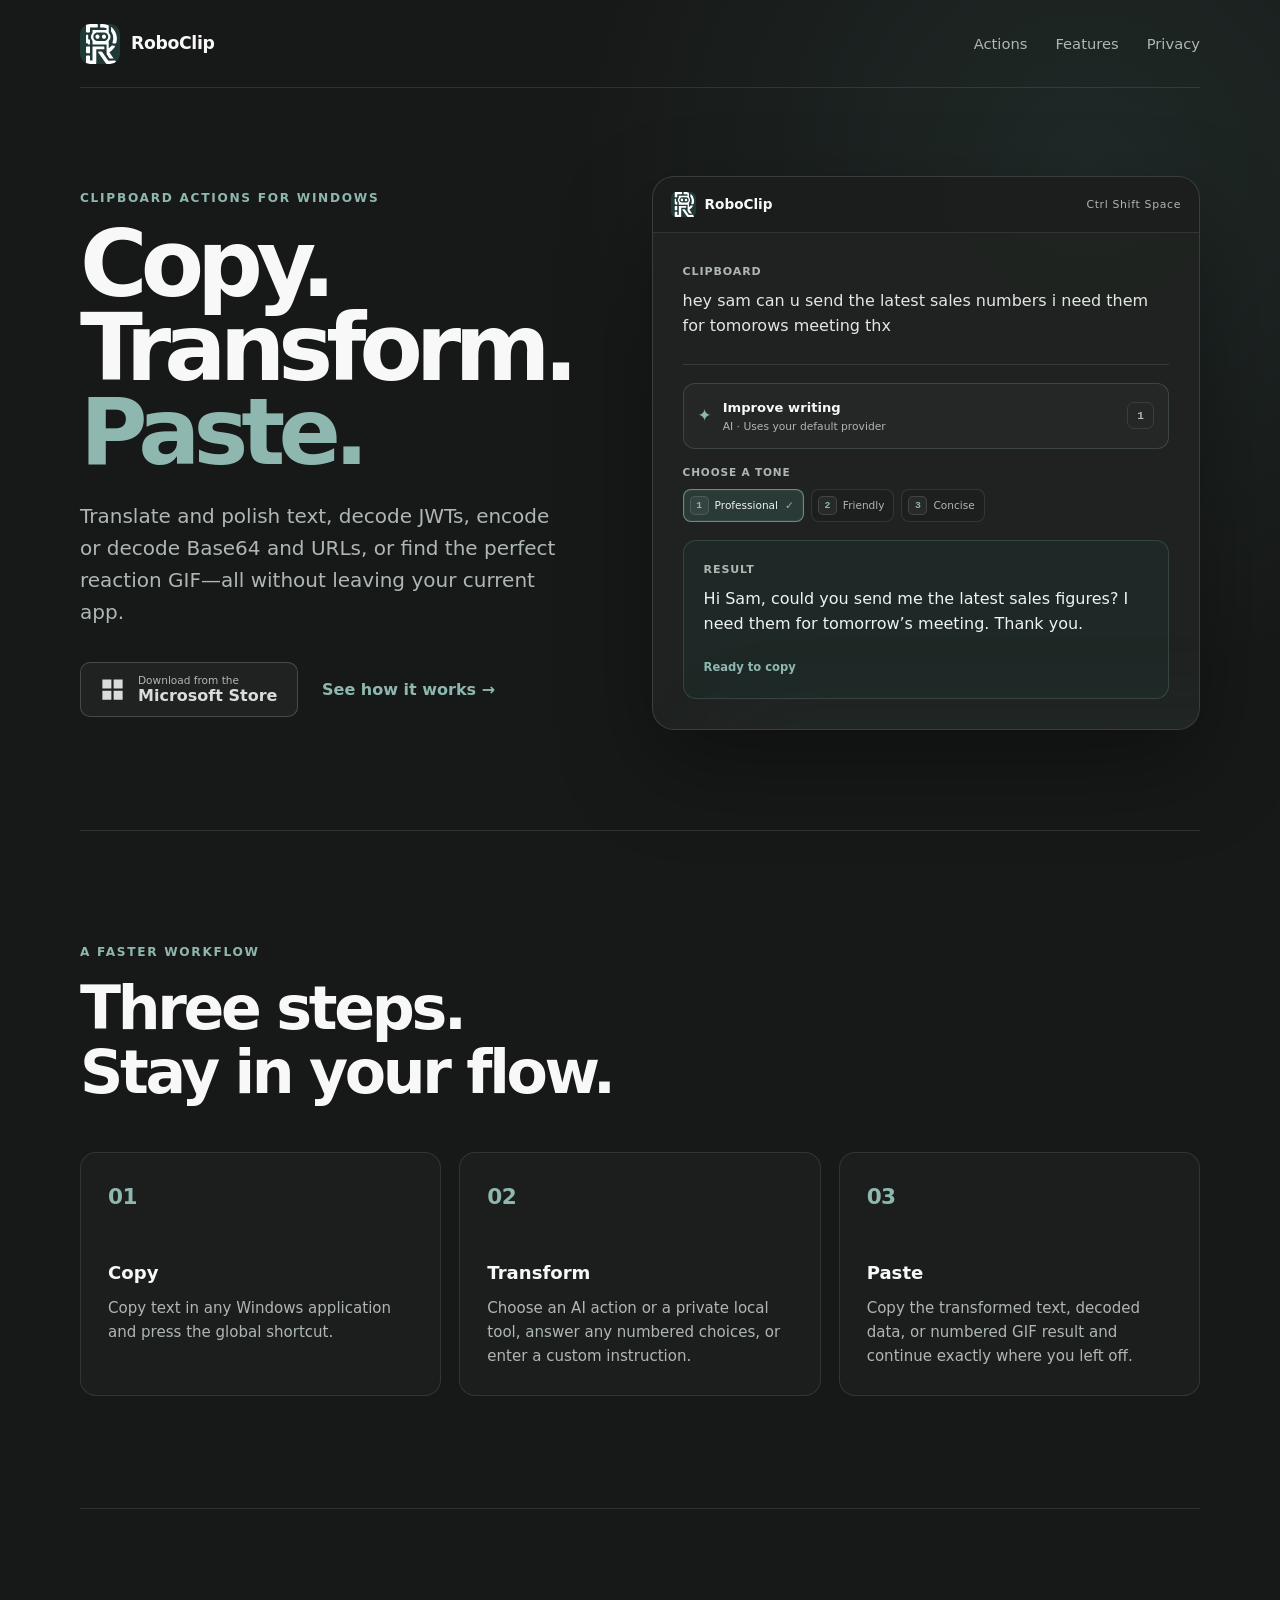
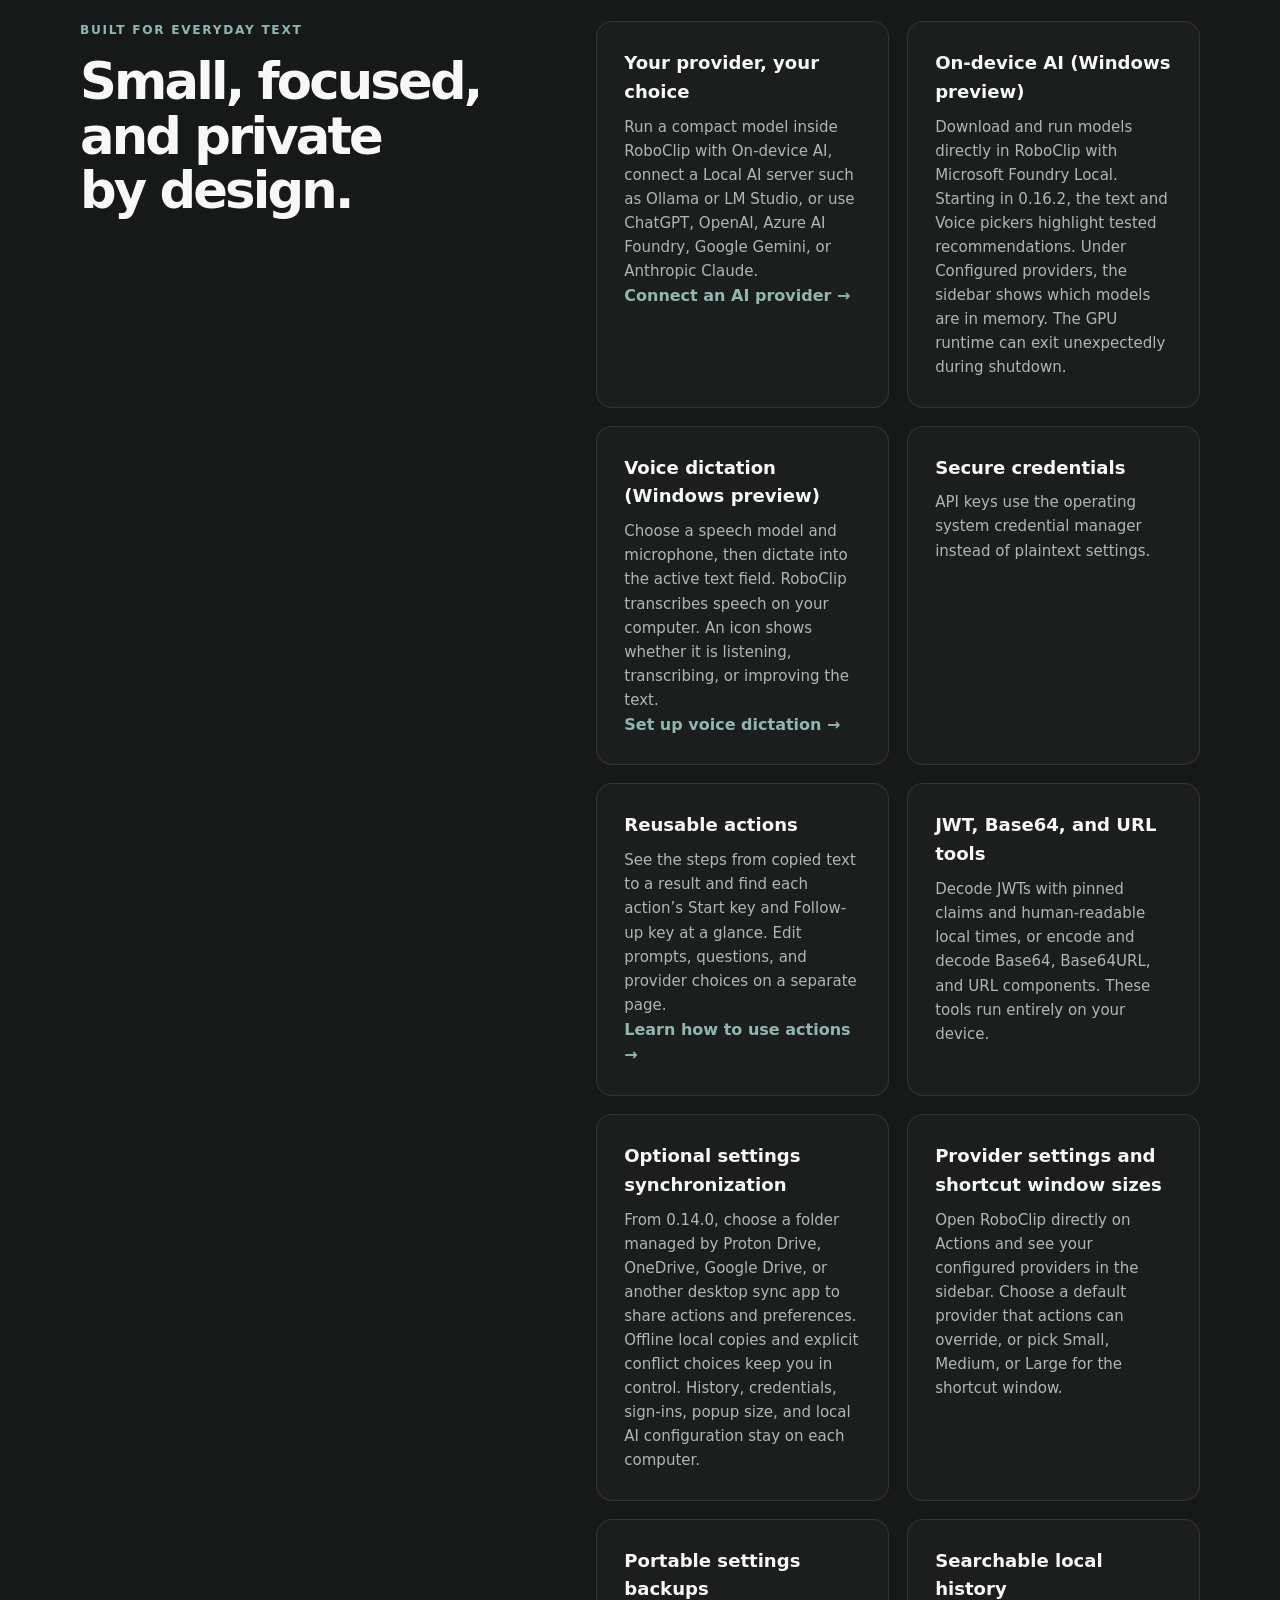
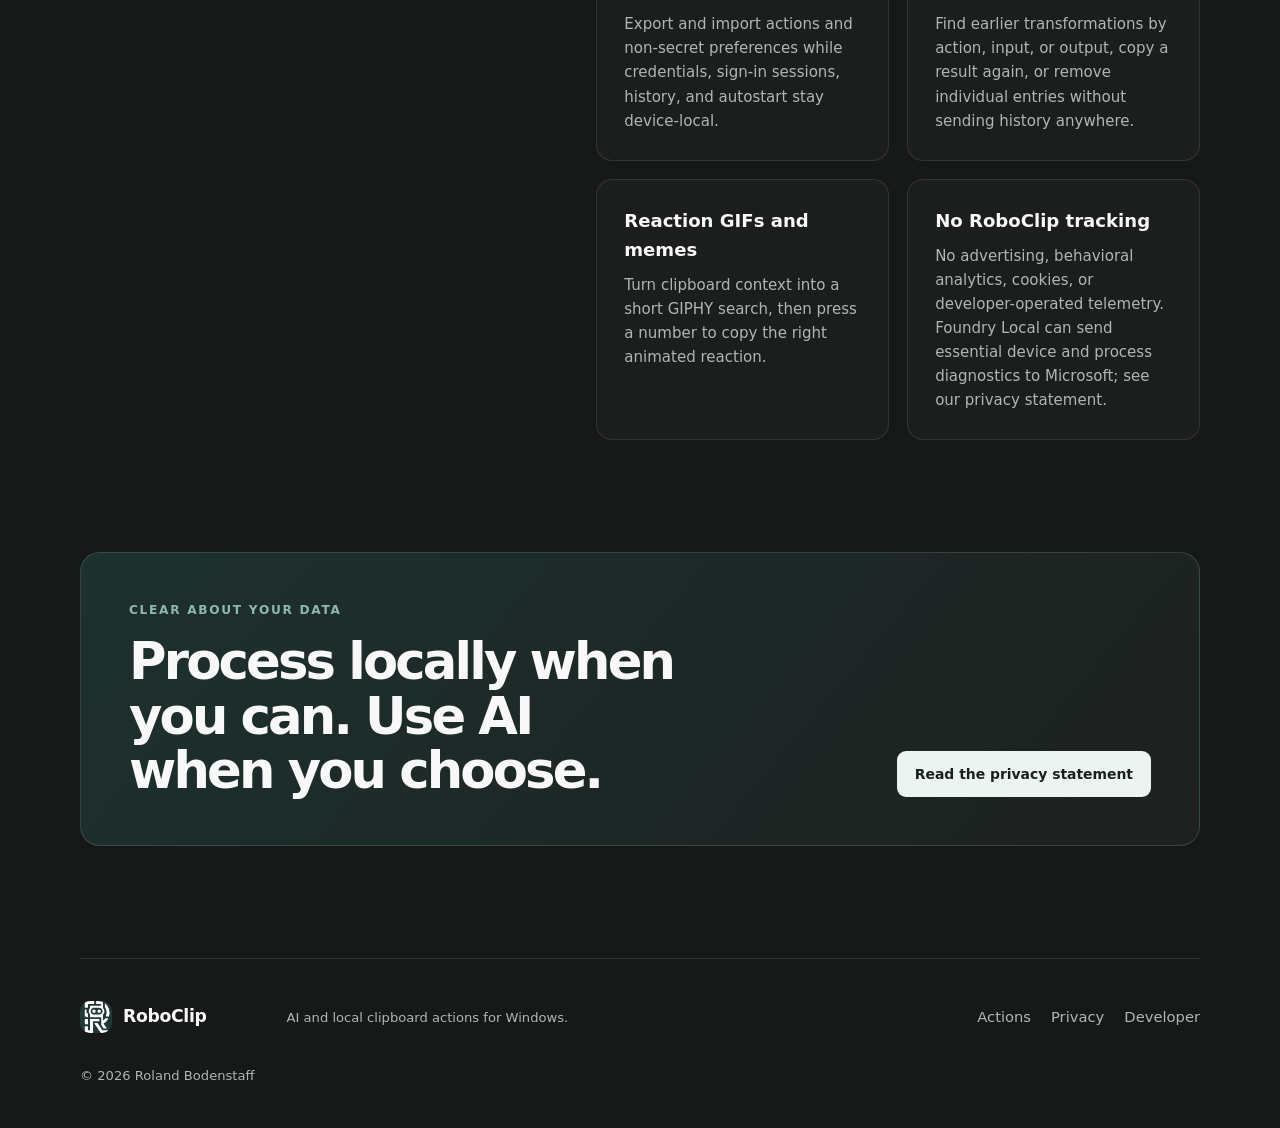
<file: index.html>
<!doctype html>
<html lang="en">
  <head>
    <meta charset="utf-8" />
    <meta name="viewport" content="width=device-width, initial-scale=1" />
    <meta name="theme-color" content="#203936" />
    <meta
      name="description"
      content="RoboClip is a lightweight clipboard assistant for Windows with AI actions and private local tools. Copy, transform, and paste without breaking your flow."
    />
    <meta property="og:title" content="RoboClip — Copy. Transform. Paste." />
    <meta
      property="og:description"
      content="A private-by-design clipboard assistant with AI actions and local tools for Windows."
    />
    <meta property="og:type" content="website" />
    <title>RoboClip — Copy. Transform. Paste.</title>
    <link rel="icon" href="icon.svg" type="image/svg+xml" />
    <link rel="stylesheet" href="styles.css" />
  </head>
  <body>
    <header class="site-header">
      <a class="brand" href="./" aria-label="RoboClip home">
        <img src="icon.svg" width="40" height="40" alt="" />
        <span>RoboClip</span>
      </a>
      <nav aria-label="Primary navigation">
        <a href="actions.html">Actions</a>
        <a class="nav-secondary" href="#features">Features</a>
        <a href="privacy.html">Privacy</a>
      </nav>
    </header>

    <main>
      <section class="hero">
        <div class="hero-copy">
          <p class="eyebrow">Clipboard actions for Windows</p>
          <h1>Copy. Transform.<br /><span>Paste.</span></h1>
          <p class="hero-text">
            Translate and polish text, decode JWTs, encode or decode Base64 and URLs, or
            find the perfect reaction GIF—all without leaving your current app.
          </p>
          <div class="actions">
            <a
              class="store-button"
              href="https://apps.microsoft.com/detail/9p1s52pj8mfq?hl=en-US&amp;gl=NL"
              aria-label="Download RoboClip from Microsoft Store"
            >
              <svg viewBox="0 0 24 24" aria-hidden="true">
                <path d="M3 3h8v8H3V3Zm10 0h8v8h-8V3ZM3 13h8v8H3v-8Zm10 0h8v8h-8v-8Z" />
              </svg>
              <span><small>Download from the</small>Microsoft Store</span>
            </a>
            <a class="text-link" href="#how-it-works">See how it works <span aria-hidden="true">→</span></a>
          </div>
        </div>

        <div class="demo-card" aria-label="Example RoboClip transformation">
          <div class="demo-topbar">
            <span class="demo-brand"><img src="icon.svg" width="25" height="25" alt="" /> RoboClip</span>
            <span class="shortcut">Ctrl Shift Space</span>
          </div>
          <div class="demo-content">
            <p class="demo-label">Clipboard</p>
            <p class="clipboard-text">hey sam can u send the latest sales numbers i need them for tomorows meeting thx</p>
            <div class="demo-action">
              <span class="demo-action-icon" aria-hidden="true">✦</span>
              <span>
                <strong>Improve writing</strong>
                <small>AI · Uses your default provider</small>
              </span>
              <span class="demo-key">1</span>
            </div>
            <div class="tone-picker" aria-label="Tone selection">
              <span class="tone-label">Choose a tone</span>
              <div class="tone-options">
                <span class="tone-option tone-option-active"><kbd>1</kbd> Professional <span class="tone-check" aria-label="Selected">✓</span></span>
                <span class="tone-option"><kbd>2</kbd> Friendly</span>
                <span class="tone-option"><kbd>3</kbd> Concise</span>
              </div>
            </div>
            <div class="result">
              <p class="demo-label">Result</p>
              <p class="result-text">Hi Sam, could you send me the latest sales figures? I need them for tomorrow’s meeting. Thank you.</p>
              <span class="copied">Ready to copy</span>
            </div>
          </div>
        </div>
      </section>

      <section class="section" id="how-it-works">
        <p class="eyebrow">A faster workflow</p>
        <h2 class="workflow-title">Three steps. Stay in your flow.</h2>
        <div class="steps">
          <article>
            <span class="step-number">01</span>
            <h3>Copy</h3>
            <p>Copy text in any Windows application and press the global shortcut.</p>
          </article>
          <article>
            <span class="step-number">02</span>
            <h3>Transform</h3>
            <p>Choose an AI action or a private local tool, answer any numbered choices, or enter a custom instruction.</p>
          </article>
          <article>
            <span class="step-number">03</span>
            <h3>Paste</h3>
            <p>Copy the transformed text, decoded data, or numbered GIF result and continue exactly where you left off.</p>
          </article>
        </div>
      </section>

      <section class="section feature-section" id="features">
        <div>
          <p class="eyebrow">Built for everyday text</p>
          <h2>Small, focused, and private by design.</h2>
        </div>
        <div class="feature-grid">
          <article>
            <h3>Your provider, your choice</h3>
            <p>Run a compact model inside RoboClip with On-device AI, connect a Local AI server such as Ollama or LM Studio, or use ChatGPT, OpenAI, Azure AI Foundry, Google Gemini, or Anthropic Claude.</p>
            <a class="text-link" href="providers.html">Connect an AI provider <span aria-hidden="true">→</span></a>
          </article>
          <article>
            <h3>On-device AI (Windows preview)</h3>
            <p>Download and run models directly in RoboClip with Microsoft Foundry Local. Starting in 0.16.2, the text and Voice pickers highlight tested recommendations. Under Configured providers, the sidebar shows which models are in memory. The GPU runtime can exit unexpectedly during shutdown.</p>
          </article>
          <article>
            <h3>Voice dictation (Windows preview)</h3>
            <p>Choose a speech model and microphone, then dictate into the active text field. RoboClip transcribes speech on your computer. An icon shows whether it is listening, transcribing, or improving the text.</p>
            <a class="text-link" href="voice.html">Set up voice dictation <span aria-hidden="true">→</span></a>
          </article>
          <article>
            <h3>Secure credentials</h3>
            <p>API keys use the operating system credential manager instead of plaintext settings.</p>
          </article>
          <article>
            <h3>Reusable actions</h3>
            <p>See the steps from copied text to a result and find each action’s Start key and Follow-up key at a glance. Edit prompts, questions, and provider choices on a separate page.</p>
            <a class="text-link" href="actions.html">Learn how to use actions <span aria-hidden="true">→</span></a>
          </article>
          <article>
            <h3>JWT, Base64, and URL tools</h3>
            <p>Decode JWTs with pinned claims and human-readable local times, or encode and decode Base64, Base64URL, and URL components. These tools run entirely on your device.</p>
          </article>
          <article>
            <h3>Optional settings synchronization</h3>
            <p>From 0.14.0, choose a folder managed by Proton Drive, OneDrive, Google Drive, or another desktop sync app to share actions and preferences. Offline local copies and explicit conflict choices keep you in control. History, credentials, sign-ins, popup size, and local AI configuration stay on each computer.</p>
          </article>
          <article>
            <h3>Provider settings and shortcut window sizes</h3>
            <p>Open RoboClip directly on Actions and see your configured providers in the sidebar. Choose a default provider that actions can override, or pick Small, Medium, or Large for the shortcut window.</p>
          </article>
          <article>
            <h3>Portable settings backups</h3>
            <p>Export and import actions and non-secret preferences while credentials, sign-in sessions, history, and autostart stay device-local.</p>
          </article>
          <article>
            <h3>Searchable local history</h3>
            <p>Find earlier transformations by action, input, or output, copy a result again, or remove individual entries without sending history anywhere.</p>
          </article>
          <article>
            <h3>Reaction GIFs and memes</h3>
            <p>Turn clipboard context into a short GIPHY search, then press a number to copy the right animated reaction.</p>
          </article>
          <article>
            <h3>No RoboClip tracking</h3>
            <p>No advertising, behavioral analytics, cookies, or developer-operated telemetry. Foundry Local can send essential device and process diagnostics to Microsoft; see our privacy statement.</p>
          </article>
        </div>
      </section>

      <section class="privacy-callout">
        <div>
          <p class="eyebrow">Clear about your data</p>
          <h2>Process locally when you can. Use AI when you choose.</h2>
        </div>
        <a class="button" href="privacy.html">Read the privacy statement</a>
      </section>
    </main>

    <footer>
      <div class="brand footer-brand">
        <img src="icon.svg" width="32" height="32" alt="" />
        <span>RoboClip</span>
      </div>
      <p>AI and local clipboard actions for Windows.</p>
      <div class="footer-links">
        <a href="actions.html">Actions</a>
        <a href="privacy.html">Privacy</a>
        <a href="https://github.com/rolandbodenstaff">Developer</a>
      </div>
      <p class="copyright">© 2026 Roland Bodenstaff</p>
    </footer>
  </body>
</html>
</file>
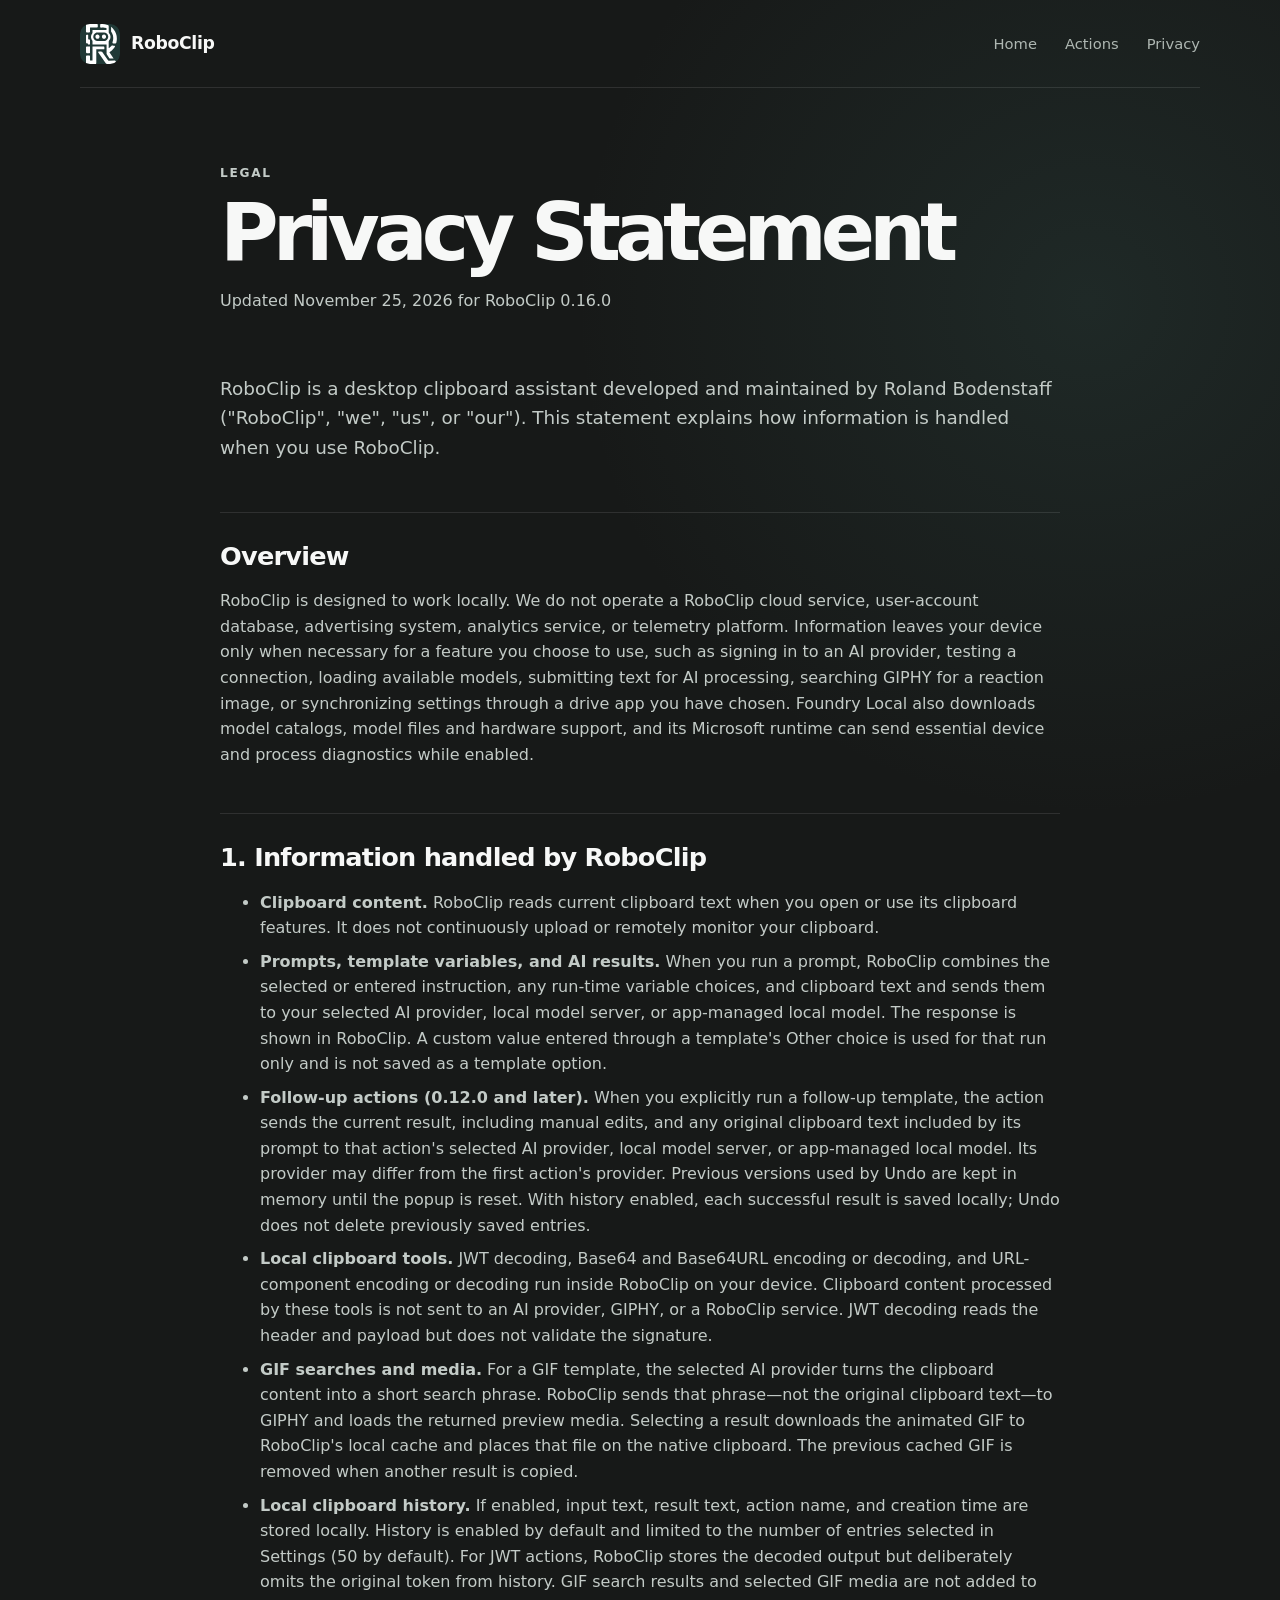
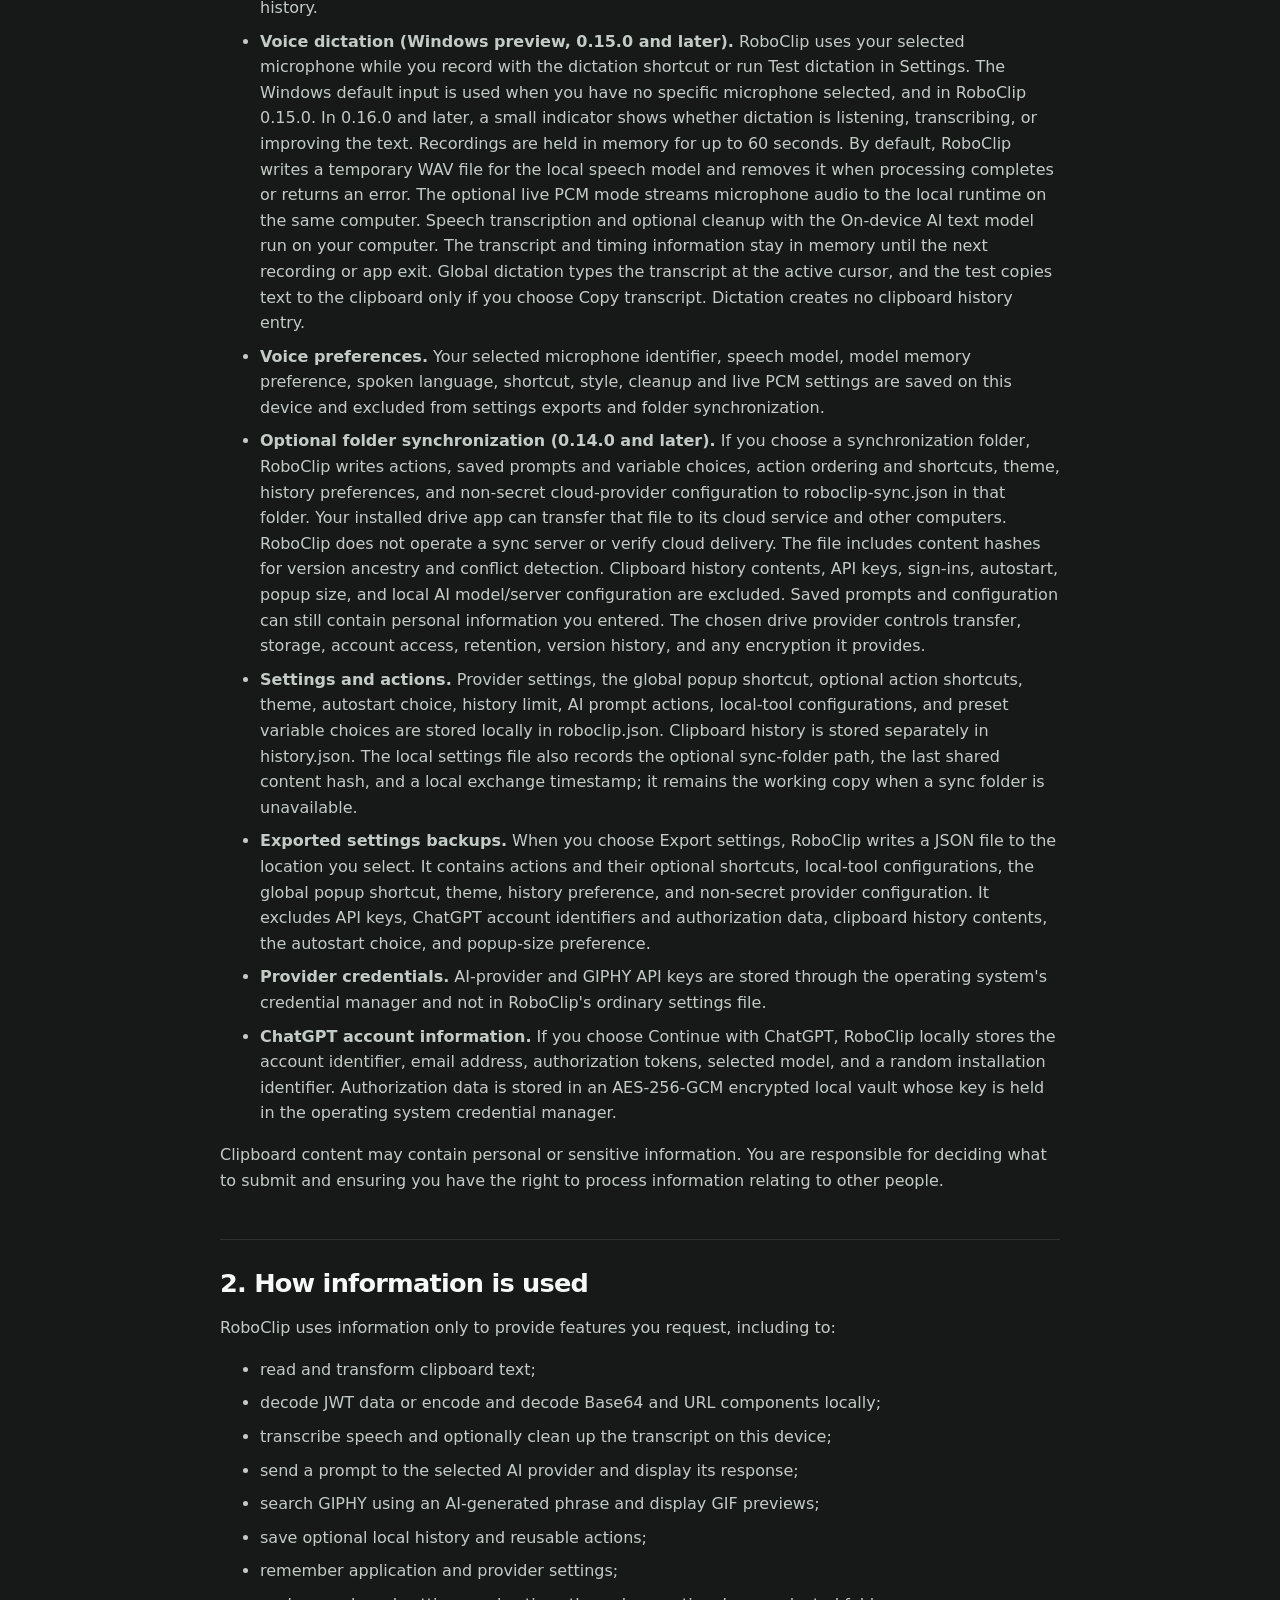
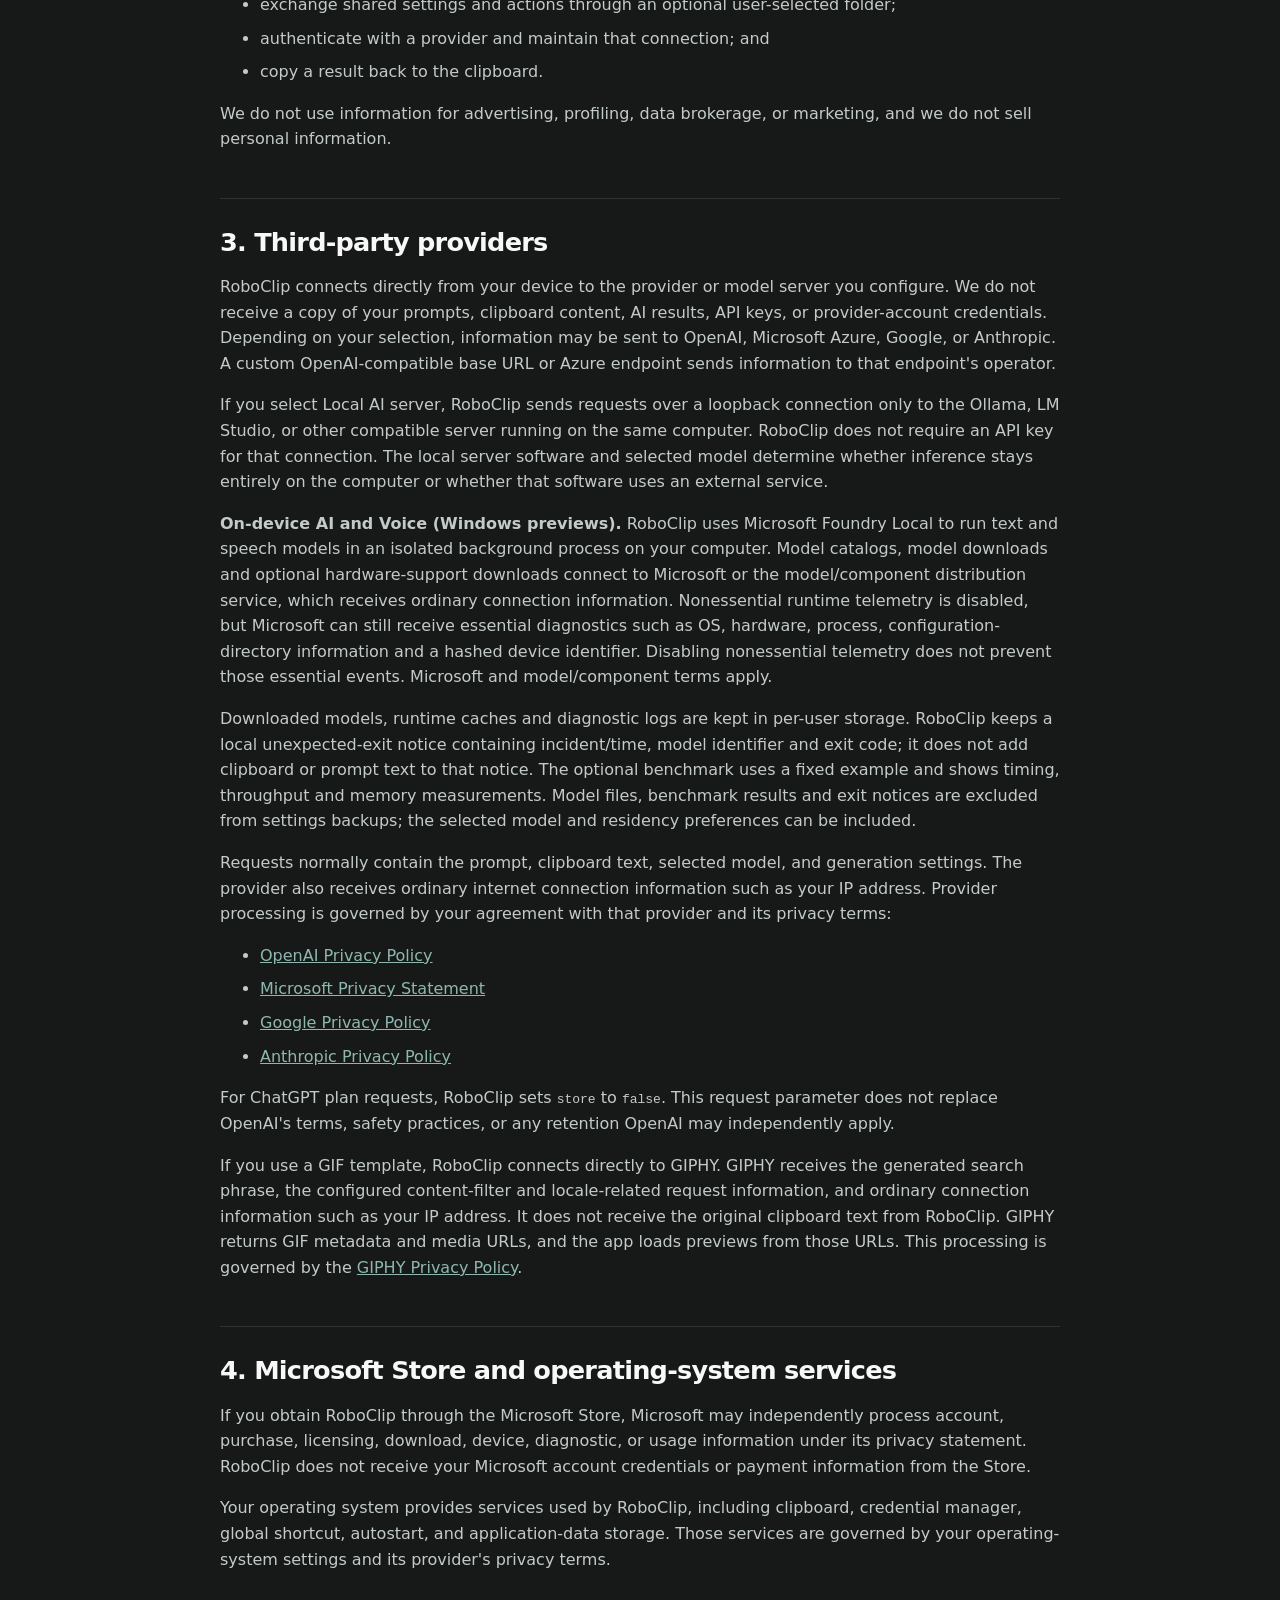
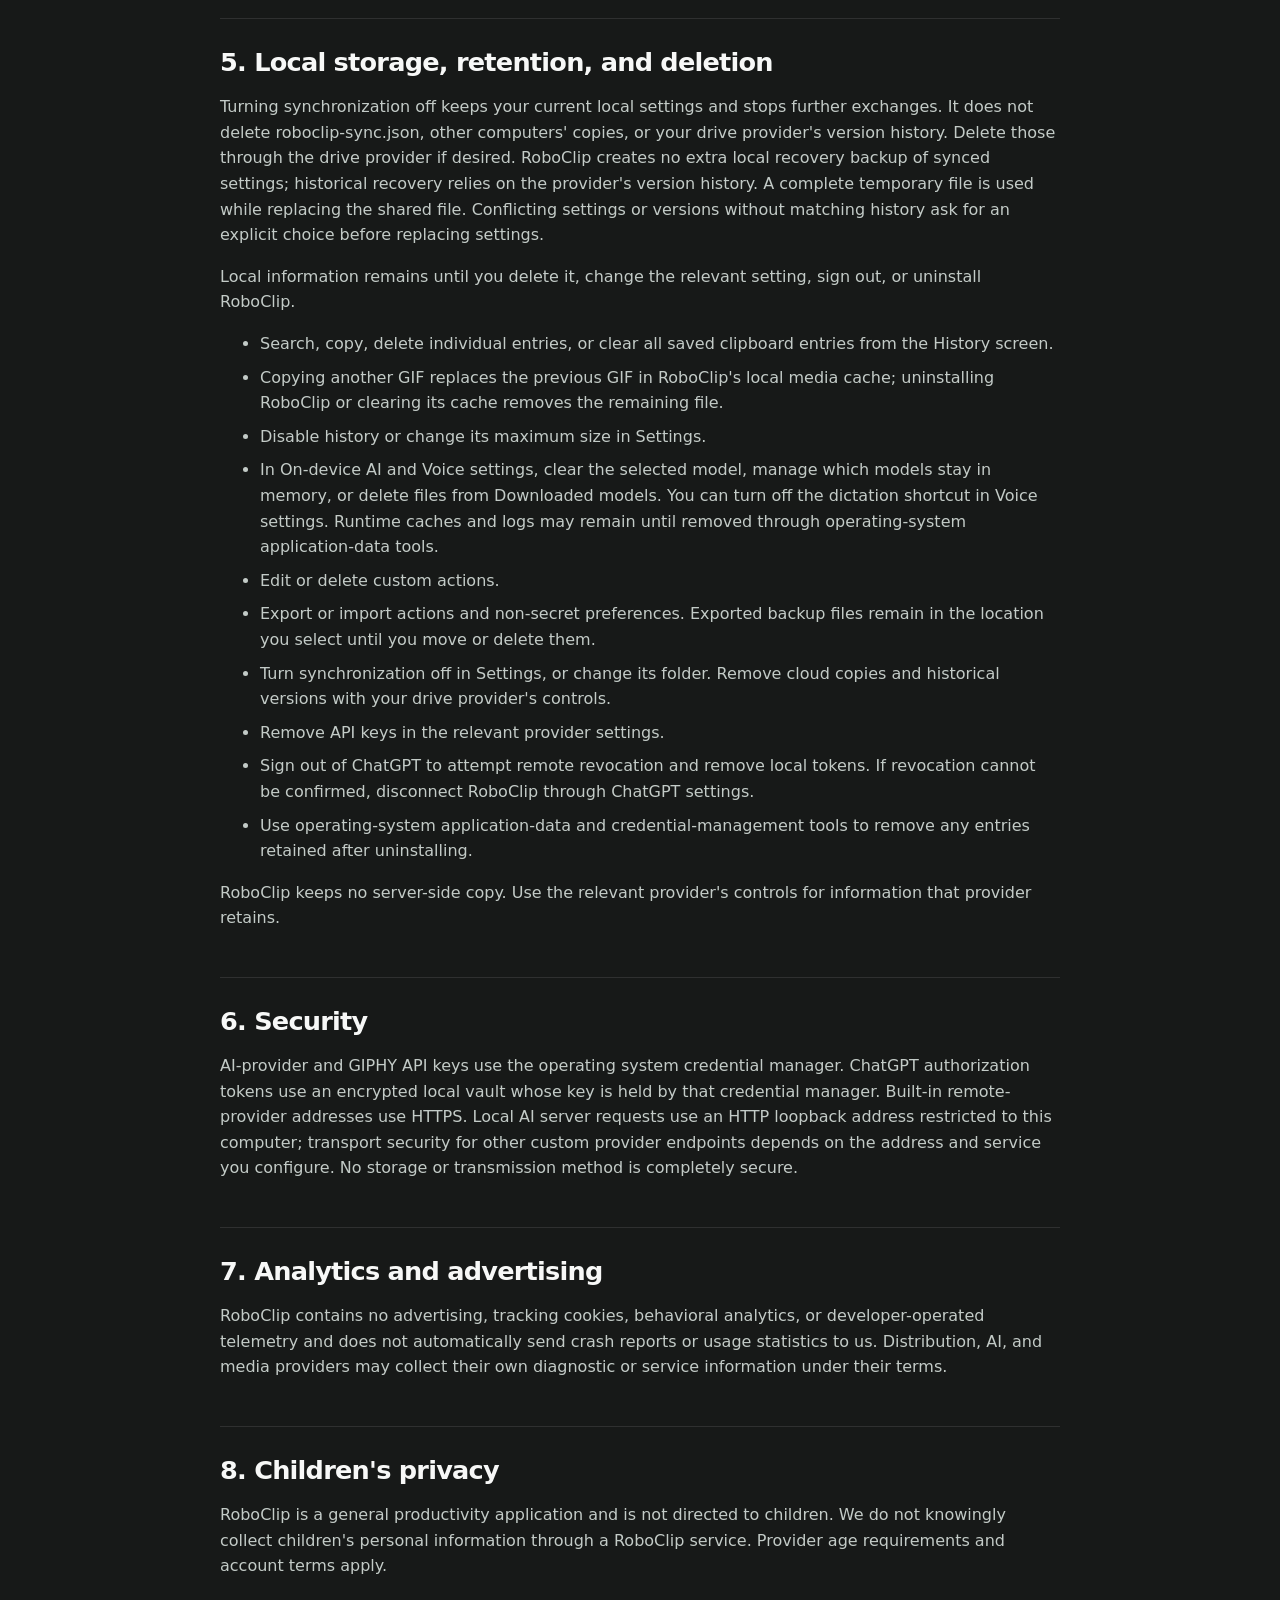
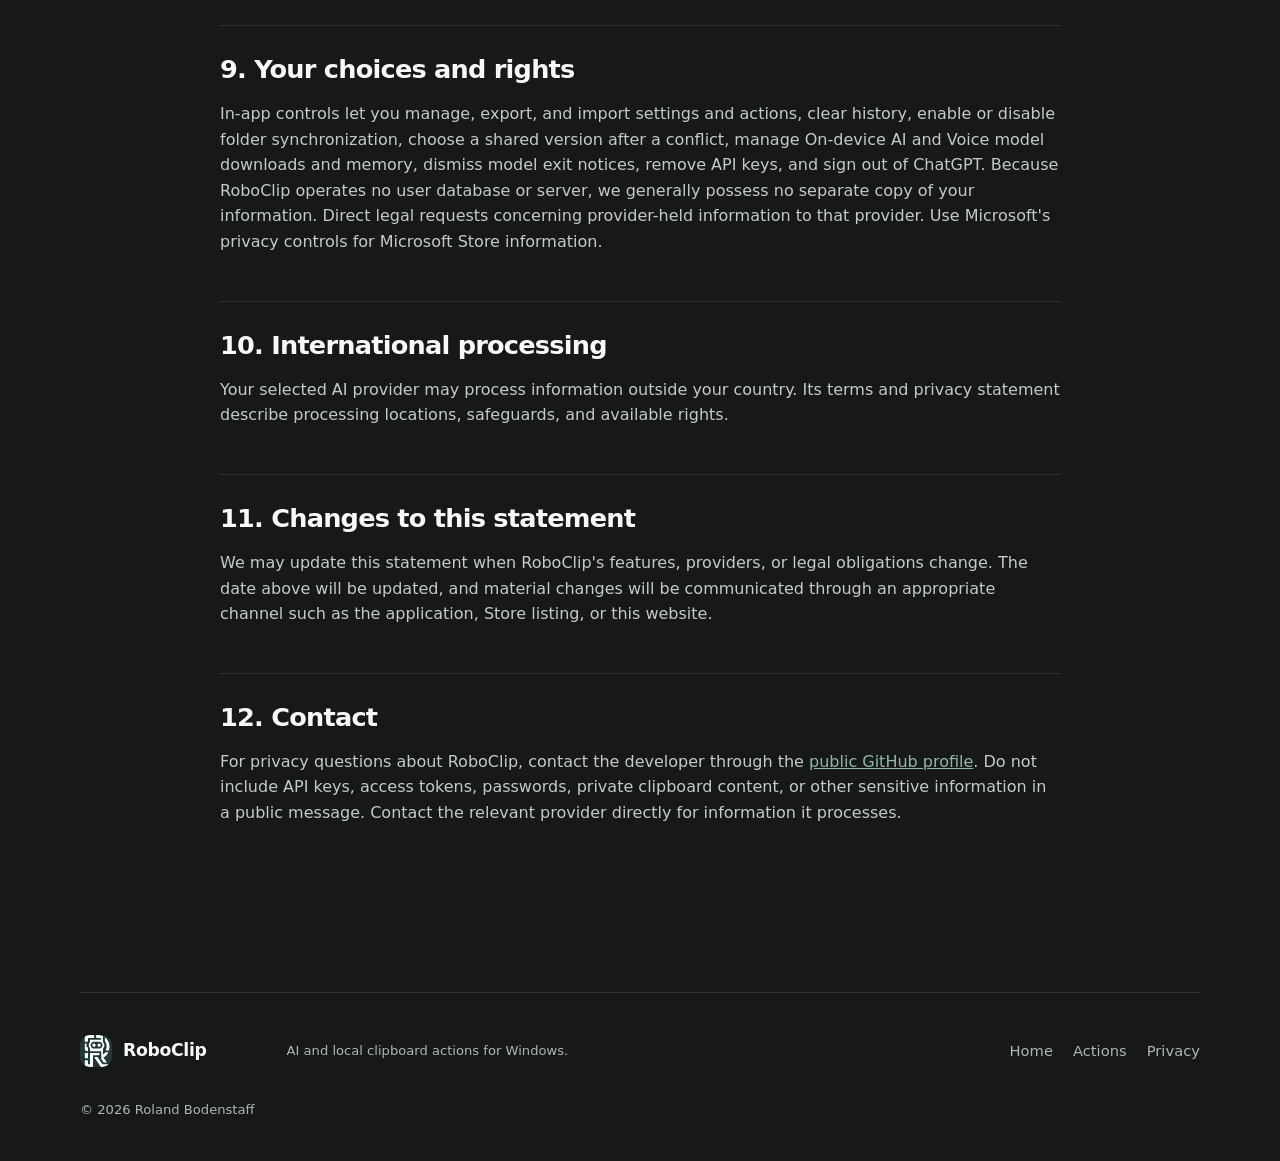
<file: privacy.html>
<!doctype html>
<html lang="en">
  <head>
    <meta charset="utf-8" />
    <meta name="viewport" content="width=device-width, initial-scale=1" />
    <meta name="theme-color" content="#203936" />
    <meta name="description" content="RoboClip Privacy Statement" />
    <title>Privacy Statement — RoboClip</title>
    <link rel="icon" href="icon.svg" type="image/svg+xml" />
    <link rel="stylesheet" href="styles.css" />
  </head>
  <body>
    <header class="site-header">
      <a class="brand" href="./" aria-label="RoboClip home">
        <img src="icon.svg" width="40" height="40" alt="" />
        <span>RoboClip</span>
      </a>
      <nav aria-label="Primary navigation">
        <a href="./">Home</a>
        <a href="actions.html">Actions</a>
        <a href="privacy.html" aria-current="page">Privacy</a>
      </nav>
    </header>

    <main class="legal-main">
      <p class="eyebrow">Legal</p>
      <h1>Privacy Statement</h1>
      <p class="legal-meta">Updated November 25, 2026 for RoboClip 0.16.0</p>
      <p class="legal-intro">
        RoboClip is a desktop clipboard assistant developed and maintained by Roland
        Bodenstaff ("RoboClip", "we", "us", or "our"). This statement explains how
        information is handled when you use RoboClip.
      </p>

      <section>
        <h2>Overview</h2>
        <p>
          RoboClip is designed to work locally. We do not operate a RoboClip cloud
          service, user-account database, advertising system, analytics service, or
          telemetry platform. Information leaves your device only when necessary for a
          feature you choose to use, such as signing in to an AI provider, testing a
          connection, loading available models, submitting text for AI processing,
          searching GIPHY for a reaction image, or synchronizing settings through a drive app you have chosen. Foundry Local also downloads model catalogs, model files and hardware support, and its Microsoft runtime can send essential device and process diagnostics while enabled.
        </p>
      </section>

      <section>
        <h2>1. Information handled by RoboClip</h2>
        <ul>
          <li><strong>Clipboard content.</strong> RoboClip reads current clipboard text when you open or use its clipboard features. It does not continuously upload or remotely monitor your clipboard.</li>
          <li><strong>Prompts, template variables, and AI results.</strong> When you run a prompt, RoboClip combines the selected or entered instruction, any run-time variable choices, and clipboard text and sends them to your selected AI provider, local model server, or app-managed local model. The response is shown in RoboClip. A custom value entered through a template's Other choice is used for that run only and is not saved as a template option.</li>
          <li><strong>Follow-up actions (0.12.0 and later).</strong> When you explicitly run a follow-up template, the action sends the current result, including manual edits, and any original clipboard text included by its prompt to that action's selected AI provider, local model server, or app-managed local model. Its provider may differ from the first action's provider. Previous versions used by Undo are kept in memory until the popup is reset. With history enabled, each successful result is saved locally; Undo does not delete previously saved entries.</li>
          <li><strong>Local clipboard tools.</strong> JWT decoding, Base64 and Base64URL encoding or decoding, and URL-component encoding or decoding run inside RoboClip on your device. Clipboard content processed by these tools is not sent to an AI provider, GIPHY, or a RoboClip service. JWT decoding reads the header and payload but does not validate the signature.</li>
          <li><strong>GIF searches and media.</strong> For a GIF template, the selected AI provider turns the clipboard content into a short search phrase. RoboClip sends that phrase—not the original clipboard text—to GIPHY and loads the returned preview media. Selecting a result downloads the animated GIF to RoboClip's local cache and places that file on the native clipboard. The previous cached GIF is removed when another result is copied.</li>
          <li><strong>Local clipboard history.</strong> If enabled, input text, result text, action name, and creation time are stored locally. History is enabled by default and limited to the number of entries selected in Settings (50 by default). For JWT actions, RoboClip stores the decoded output but deliberately omits the original token from history. GIF search results and selected GIF media are not added to history.</li>
          <li><strong>Voice dictation (Windows preview, 0.15.0 and later).</strong> RoboClip uses your selected microphone while you record with the dictation shortcut or run Test dictation in Settings. The Windows default input is used when you have no specific microphone selected, and in RoboClip 0.15.0. In 0.16.0 and later, a small indicator shows whether dictation is listening, transcribing, or improving the text. Recordings are held in memory for up to 60 seconds. By default, RoboClip writes a temporary WAV file for the local speech model and removes it when processing completes or returns an error. The optional live PCM mode streams microphone audio to the local runtime on the same computer. Speech transcription and optional cleanup with the On-device AI text model run on your computer. The transcript and timing information stay in memory until the next recording or app exit. Global dictation types the transcript at the active cursor, and the test copies text to the clipboard only if you choose Copy transcript. Dictation creates no clipboard history entry.</li>
          <li><strong>Voice preferences.</strong> Your selected microphone identifier, speech model, model memory preference, spoken language, shortcut, style, cleanup and live PCM settings are saved on this device and excluded from settings exports and folder synchronization.</li>
          <li><strong>Optional folder synchronization (0.14.0 and later).</strong> If you choose a synchronization folder, RoboClip writes actions, saved prompts and variable choices, action ordering and shortcuts, theme, history preferences, and non-secret cloud-provider configuration to roboclip-sync.json in that folder. Your installed drive app can transfer that file to its cloud service and other computers. RoboClip does not operate a sync server or verify cloud delivery. The file includes content hashes for version ancestry and conflict detection. Clipboard history contents, API keys, sign-ins, autostart, popup size, and local AI model/server configuration are excluded. Saved prompts and configuration can still contain personal information you entered. The chosen drive provider controls transfer, storage, account access, retention, version history, and any encryption it provides.</li>
          <li><strong>Settings and actions.</strong> Provider settings, the global popup shortcut, optional action shortcuts, theme, autostart choice, history limit, AI prompt actions, local-tool configurations, and preset variable choices are stored locally in roboclip.json. Clipboard history is stored separately in history.json. The local settings file also records the optional sync-folder path, the last shared content hash, and a local exchange timestamp; it remains the working copy when a sync folder is unavailable.</li>
          <li><strong>Exported settings backups.</strong> When you choose Export settings, RoboClip writes a JSON file to the location you select. It contains actions and their optional shortcuts, local-tool configurations, the global popup shortcut, theme, history preference, and non-secret provider configuration. It excludes API keys, ChatGPT account identifiers and authorization data, clipboard history contents, the autostart choice, and popup-size preference.</li>
          <li><strong>Provider credentials.</strong> AI-provider and GIPHY API keys are stored through the operating system's credential manager and not in RoboClip's ordinary settings file.</li>
          <li><strong>ChatGPT account information.</strong> If you choose Continue with ChatGPT, RoboClip locally stores the account identifier, email address, authorization tokens, selected model, and a random installation identifier. Authorization data is stored in an AES-256-GCM encrypted local vault whose key is held in the operating system credential manager.</li>
        </ul>
        <p>
          Clipboard content may contain personal or sensitive information. You are
          responsible for deciding what to submit and ensuring you have the right to
          process information relating to other people.
        </p>
      </section>

      <section>
        <h2>2. How information is used</h2>
        <p>RoboClip uses information only to provide features you request, including to:</p>
        <ul>
          <li>read and transform clipboard text;</li>
          <li>decode JWT data or encode and decode Base64 and URL components locally;</li>
          <li>transcribe speech and optionally clean up the transcript on this device;</li>
          <li>send a prompt to the selected AI provider and display its response;</li>
          <li>search GIPHY using an AI-generated phrase and display GIF previews;</li>
          <li>save optional local history and reusable actions;</li>
          <li>remember application and provider settings;</li>
          <li>exchange shared settings and actions through an optional user-selected folder;</li>
          <li>authenticate with a provider and maintain that connection; and</li>
          <li>copy a result back to the clipboard.</li>
        </ul>
        <p>We do not use information for advertising, profiling, data brokerage, or marketing, and we do not sell personal information.</p>
      </section>

      <section>
        <h2>3. Third-party providers</h2>
        <p>
          RoboClip connects directly from your device to the provider or model server you configure. We
          do not receive a copy of your prompts, clipboard content, AI results, API keys,
          or provider-account credentials. Depending on your selection, information may
          be sent to OpenAI, Microsoft Azure, Google, or Anthropic. A custom
          OpenAI-compatible base URL or Azure endpoint sends information to that
          endpoint's operator.
        </p>
        <p>
          If you select Local AI server, RoboClip sends requests over a loopback connection
          only to the Ollama, LM Studio, or other compatible server running on the same
          computer. RoboClip does not require an API key for that connection. The local
          server software and selected model determine whether inference stays entirely
          on the computer or whether that software uses an external service.
        </p>
        <p><strong>On-device AI and Voice (Windows previews).</strong> RoboClip uses Microsoft Foundry Local to run text and speech models in an isolated background process on your computer. Model catalogs, model downloads and optional hardware-support downloads connect to Microsoft or the model/component distribution service, which receives ordinary connection information. Nonessential runtime telemetry is disabled, but Microsoft can still receive essential diagnostics such as OS, hardware, process, configuration-directory information and a hashed device identifier. Disabling nonessential telemetry does not prevent those essential events. Microsoft and model/component terms apply.</p>
        <p>Downloaded models, runtime caches and diagnostic logs are kept in per-user storage. RoboClip keeps a local unexpected-exit notice containing incident/time, model identifier and exit code; it does not add clipboard or prompt text to that notice. The optional benchmark uses a fixed example and shows timing, throughput and memory measurements. Model files, benchmark results and exit notices are excluded from settings backups; the selected model and residency preferences can be included.</p>
        <p>
          Requests normally contain the prompt, clipboard text, selected model, and
          generation settings. The provider also receives ordinary internet connection
          information such as your IP address. Provider processing is governed by your
          agreement with that provider and its privacy terms:
        </p>
        <ul>
          <li><a href="https://openai.com/policies/row-privacy-policy/">OpenAI Privacy Policy</a></li>
          <li><a href="https://www.microsoft.com/privacy/privacystatement">Microsoft Privacy Statement</a></li>
          <li><a href="https://policies.google.com/privacy">Google Privacy Policy</a></li>
          <li><a href="https://www.anthropic.com/legal/privacy">Anthropic Privacy Policy</a></li>
        </ul>
        <p>
          For ChatGPT plan requests, RoboClip sets <code>store</code> to
          <code>false</code>. This request parameter does not replace OpenAI's terms,
          safety practices, or any retention OpenAI may independently apply.
        </p>
        <p>
          If you use a GIF template, RoboClip connects directly to GIPHY. GIPHY receives
          the generated search phrase, the configured content-filter and locale-related
          request information, and ordinary connection information such as your IP
          address. It does not receive the original clipboard text from RoboClip. GIPHY
          returns GIF metadata and media URLs, and the app loads previews from those URLs.
          This processing is governed by the
          <a href="https://support.giphy.com/hc/en-us/articles/360020027752-GIPHY-Privacy-Policy">GIPHY Privacy Policy</a>.
        </p>
      </section>

      <section>
        <h2>4. Microsoft Store and operating-system services</h2>
        <p>
          If you obtain RoboClip through the Microsoft Store, Microsoft may independently
          process account, purchase, licensing, download, device, diagnostic, or usage
          information under its privacy statement. RoboClip does not receive your
          Microsoft account credentials or payment information from the Store.
        </p>
        <p>
          Your operating system provides services used by RoboClip, including clipboard,
          credential manager, global shortcut, autostart, and application-data storage.
          Those services are governed by your operating-system settings and its provider's
          privacy terms.
        </p>
      </section>

      <section>
        <h2>5. Local storage, retention, and deletion</h2>
        <p>Turning synchronization off keeps your current local settings and stops further exchanges. It does not delete roboclip-sync.json, other computers' copies, or your drive provider's version history. Delete those through the drive provider if desired. RoboClip creates no extra local recovery backup of synced settings; historical recovery relies on the provider's version history. A complete temporary file is used while replacing the shared file. Conflicting settings or versions without matching history ask for an explicit choice before replacing settings.</p>
        <p>Local information remains until you delete it, change the relevant setting, sign out, or uninstall RoboClip.</p>
        <ul>
          <li>Search, copy, delete individual entries, or clear all saved clipboard entries from the History screen.</li>
          <li>Copying another GIF replaces the previous GIF in RoboClip's local media cache; uninstalling RoboClip or clearing its cache removes the remaining file.</li>
          <li>Disable history or change its maximum size in Settings.</li>
          <li>In On-device AI and Voice settings, clear the selected model, manage which models stay in memory, or delete files from Downloaded models. You can turn off the dictation shortcut in Voice settings. Runtime caches and logs may remain until removed through operating-system application-data tools.</li>
          <li>Edit or delete custom actions.</li>
          <li>Export or import actions and non-secret preferences. Exported backup files remain in the location you select until you move or delete them.</li>
          <li>Turn synchronization off in Settings, or change its folder. Remove cloud copies and historical versions with your drive provider's controls.</li>
          <li>Remove API keys in the relevant provider settings.</li>
          <li>Sign out of ChatGPT to attempt remote revocation and remove local tokens. If revocation cannot be confirmed, disconnect RoboClip through ChatGPT settings.</li>
          <li>Use operating-system application-data and credential-management tools to remove any entries retained after uninstalling.</li>
        </ul>
        <p>RoboClip keeps no server-side copy. Use the relevant provider's controls for information that provider retains.</p>
      </section>

      <section>
        <h2>6. Security</h2>
        <p>
          AI-provider and GIPHY API keys use the operating system credential manager. ChatGPT authorization
          tokens use an encrypted local vault whose key is held by that credential
          manager. Built-in remote-provider addresses use HTTPS. Local AI server requests use
          an HTTP loopback address restricted to this computer; transport security for
          other custom provider endpoints depends on the address and service you configure.
          No storage or transmission method is completely secure.
        </p>
      </section>

      <section>
        <h2>7. Analytics and advertising</h2>
        <p>
          RoboClip contains no advertising, tracking cookies, behavioral analytics, or
          developer-operated telemetry and does not automatically send crash reports or
          usage statistics to us. Distribution, AI, and media providers may collect their own
          diagnostic or service information under their terms.
        </p>
      </section>

      <section>
        <h2>8. Children's privacy</h2>
        <p>
          RoboClip is a general productivity application and is not directed to children.
          We do not knowingly collect children's personal information through a RoboClip
          service. Provider age requirements and account terms apply.
        </p>
      </section>

      <section>
        <h2>9. Your choices and rights</h2>
        <p>
          In-app controls let you manage, export, and import settings and actions,
          clear history, enable or disable folder synchronization, choose a shared version after a conflict, manage On-device AI and Voice model downloads and memory, dismiss model exit notices, remove API keys, and sign out of ChatGPT. Because RoboClip operates no user database or
          server, we generally possess no separate copy of your information. Direct legal
          requests concerning provider-held information to that provider. Use Microsoft's
          privacy controls for Microsoft Store information.
        </p>
      </section>

      <section>
        <h2>10. International processing</h2>
        <p>
          Your selected AI provider may process information outside your country. Its
          terms and privacy statement describe processing locations, safeguards, and
          available rights.
        </p>
      </section>

      <section>
        <h2>11. Changes to this statement</h2>
        <p>
          We may update this statement when RoboClip's features, providers, or legal
          obligations change. The date above will be updated, and material changes will
          be communicated through an appropriate channel such as the application, Store
          listing, or this website.
        </p>
      </section>

      <section>
        <h2>12. Contact</h2>
        <p>
          For privacy questions about RoboClip, contact the developer through the
          <a href="https://github.com/rolandbodenstaff">public GitHub profile</a>. Do not
          include API keys, access tokens, passwords, private clipboard content, or other
          sensitive information in a public message. Contact the relevant provider
          directly for information it processes.
        </p>
      </section>
    </main>

    <footer>
      <div class="brand footer-brand"><img src="icon.svg" width="32" height="32" alt="" /><span>RoboClip</span></div>
      <p>AI and local clipboard actions for Windows.</p>
      <div class="footer-links"><a href="./">Home</a><a href="actions.html">Actions</a><a href="privacy.html">Privacy</a></div>
      <p class="copyright">© 2026 Roland Bodenstaff</p>
    </footer>
  </body>
</html>
</file>
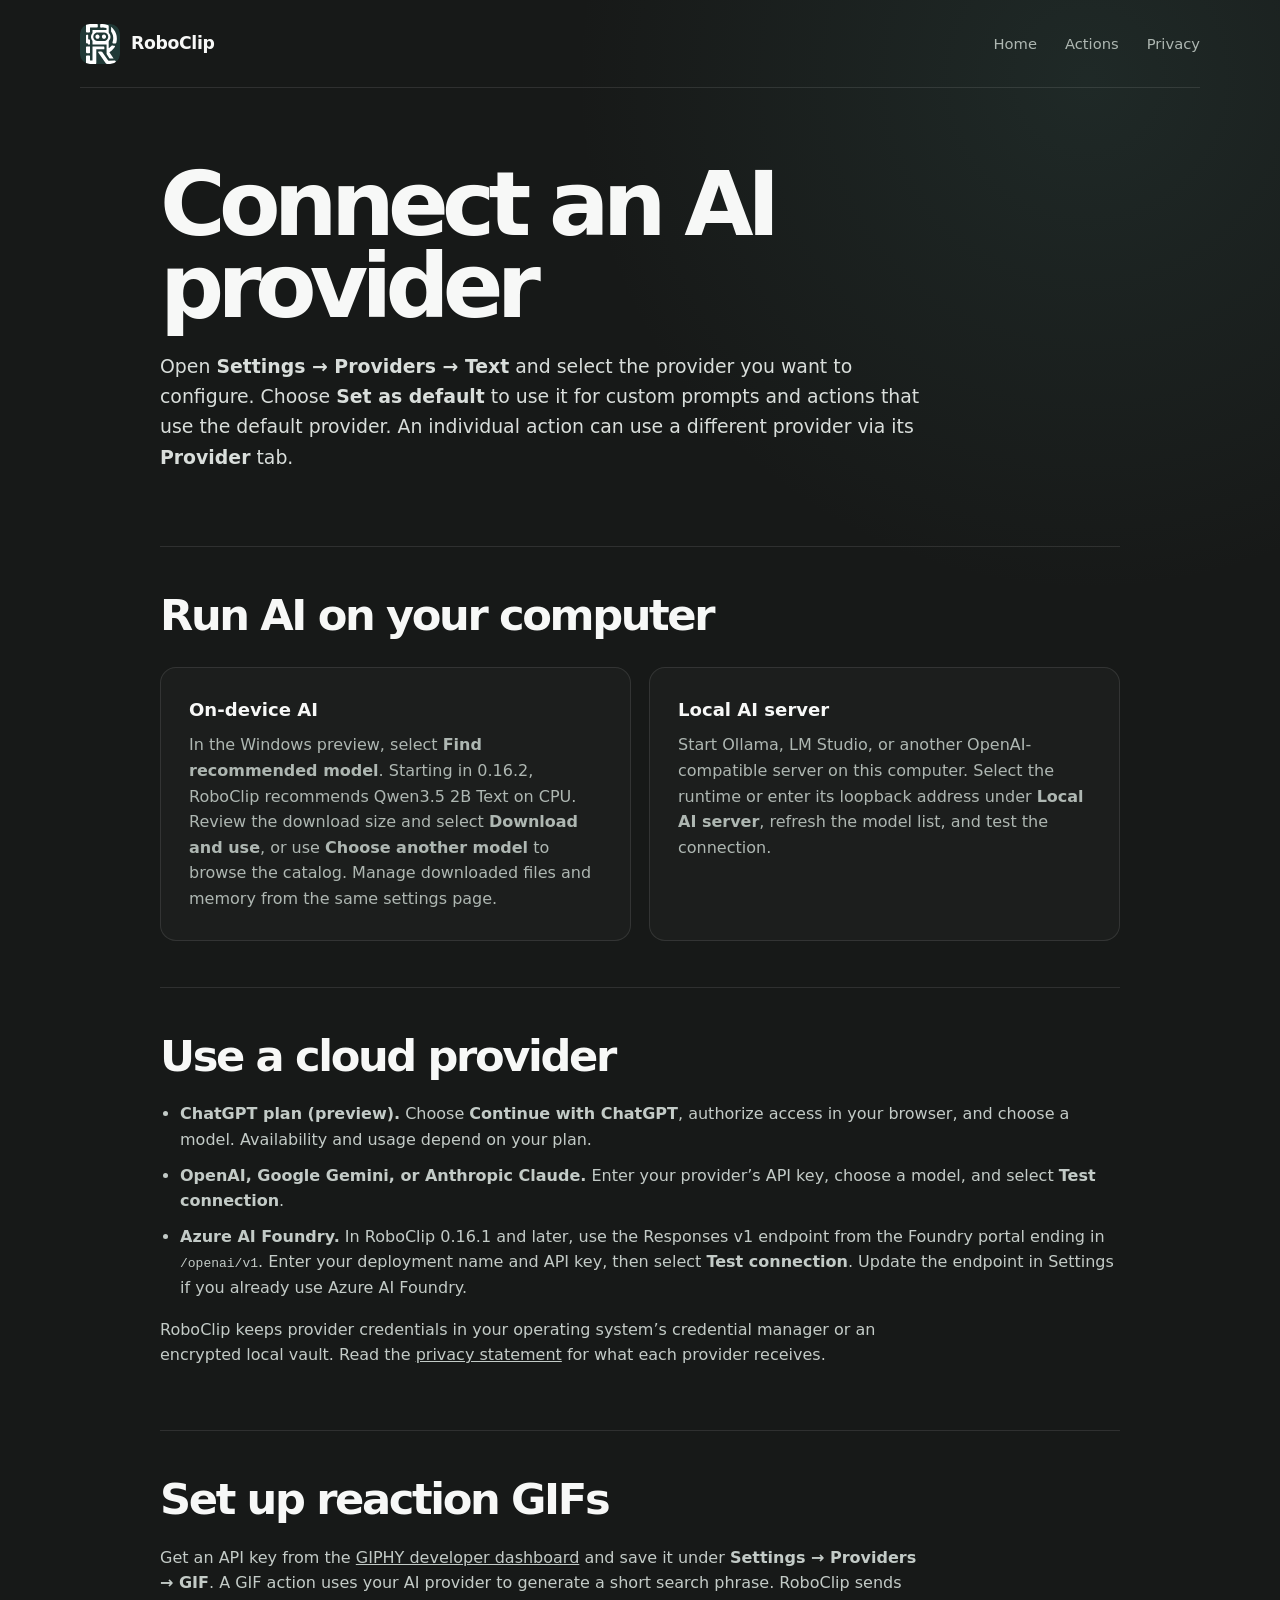
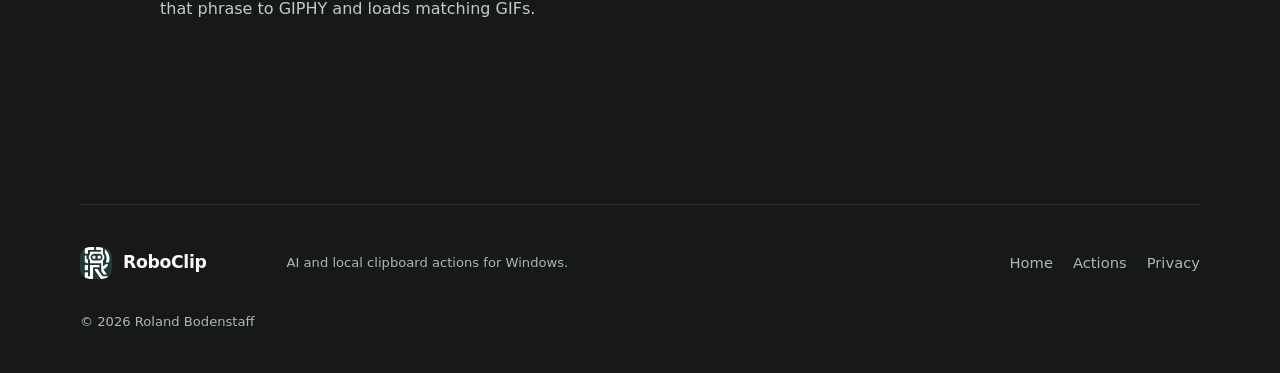
<file: providers.html>
<!doctype html>
<html lang="en">
  <head>
    <meta charset="utf-8" />
    <meta name="viewport" content="width=device-width, initial-scale=1" />
    <meta name="theme-color" content="#203936" />
    <meta name="description" content="Set up an on-device model, a local AI server, or a cloud AI provider in RoboClip." />
    <title>Connect an AI provider — RoboClip</title>
    <link rel="icon" href="icon.svg" type="image/svg+xml" />
    <link rel="stylesheet" href="styles.css" />
  </head>
  <body>
    <header class="site-header">
      <a class="brand" href="./" aria-label="RoboClip home">
        <img src="icon.svg" width="40" height="40" alt="" />
        <span>RoboClip</span>
      </a>
      <nav aria-label="Primary navigation">
        <a href="./">Home</a>
        <a href="actions.html">Actions</a>
        <a href="privacy.html">Privacy</a>
      </nav>
    </header>

    <main class="guide-main">
      <section class="guide-hero">
        <h1>Connect an AI provider</h1>
        <p class="guide-intro">Open <strong>Settings → Providers → Text</strong> and select the provider you want to configure. Choose <strong>Set as default</strong> to use it for custom prompts and actions that use the default provider. An individual action can use a different provider via its <strong>Provider</strong> tab.</p>
      </section>

      <section class="guide-section">
        <h2>Run AI on your computer</h2>
        <div class="action-types">
          <article class="action-type">
            <h3>On-device AI</h3>
            <p>In the Windows preview, select <strong>Find recommended model</strong>. Starting in 0.16.2, RoboClip recommends Qwen3.5 2B Text on CPU. Review the download size and select <strong>Download and use</strong>, or use <strong>Choose another model</strong> to browse the catalog. Manage downloaded files and memory from the same settings page.</p>
          </article>
          <article class="action-type">
            <h3>Local AI server</h3>
            <p>Start Ollama, LM Studio, or another OpenAI-compatible server on this computer. Select the runtime or enter its loopback address under <strong>Local AI server</strong>, refresh the model list, and test the connection.</p>
          </article>
        </div>
      </section>

      <section class="guide-section">
        <h2>Use a cloud provider</h2>
        <ul class="tip-list">
          <li><strong>ChatGPT plan (preview).</strong> Choose <strong>Continue with ChatGPT</strong>, authorize access in your browser, and choose a model. Availability and usage depend on your plan.</li>
          <li><strong>OpenAI, Google Gemini, or Anthropic Claude.</strong> Enter your provider’s API key, choose a model, and select <strong>Test connection</strong>.</li>
          <li><strong>Azure AI Foundry.</strong> In RoboClip 0.16.1 and later, use the Responses v1 endpoint from the Foundry portal ending in <code>/openai/v1</code>. Enter your deployment name and API key, then select <strong>Test connection</strong>. Update the endpoint in Settings if you already use Azure AI Foundry.</li>
        </ul>
        <p>RoboClip keeps provider credentials in your operating system’s credential manager or an encrypted local vault. Read the <a href="privacy.html">privacy statement</a> for what each provider receives.</p>
      </section>

      <section class="guide-section">
        <h2>Set up reaction GIFs</h2>
        <p>Get an API key from the <a href="https://developers.giphy.com/">GIPHY developer dashboard</a> and save it under <strong>Settings → Providers → GIF</strong>. A GIF action uses your AI provider to generate a short search phrase. RoboClip sends that phrase to GIPHY and loads matching GIFs.</p>
      </section>
    </main>

    <footer>
      <div class="brand footer-brand">
        <img src="icon.svg" width="32" height="32" alt="" />
        <span>RoboClip</span>
      </div>
      <p>AI and local clipboard actions for Windows.</p>
      <div class="footer-links">
        <a href="./">Home</a>
        <a href="actions.html">Actions</a>
        <a href="privacy.html">Privacy</a>
      </div>
      <p class="copyright">© 2026 Roland Bodenstaff</p>
    </footer>
  </body>
</html>
</file>
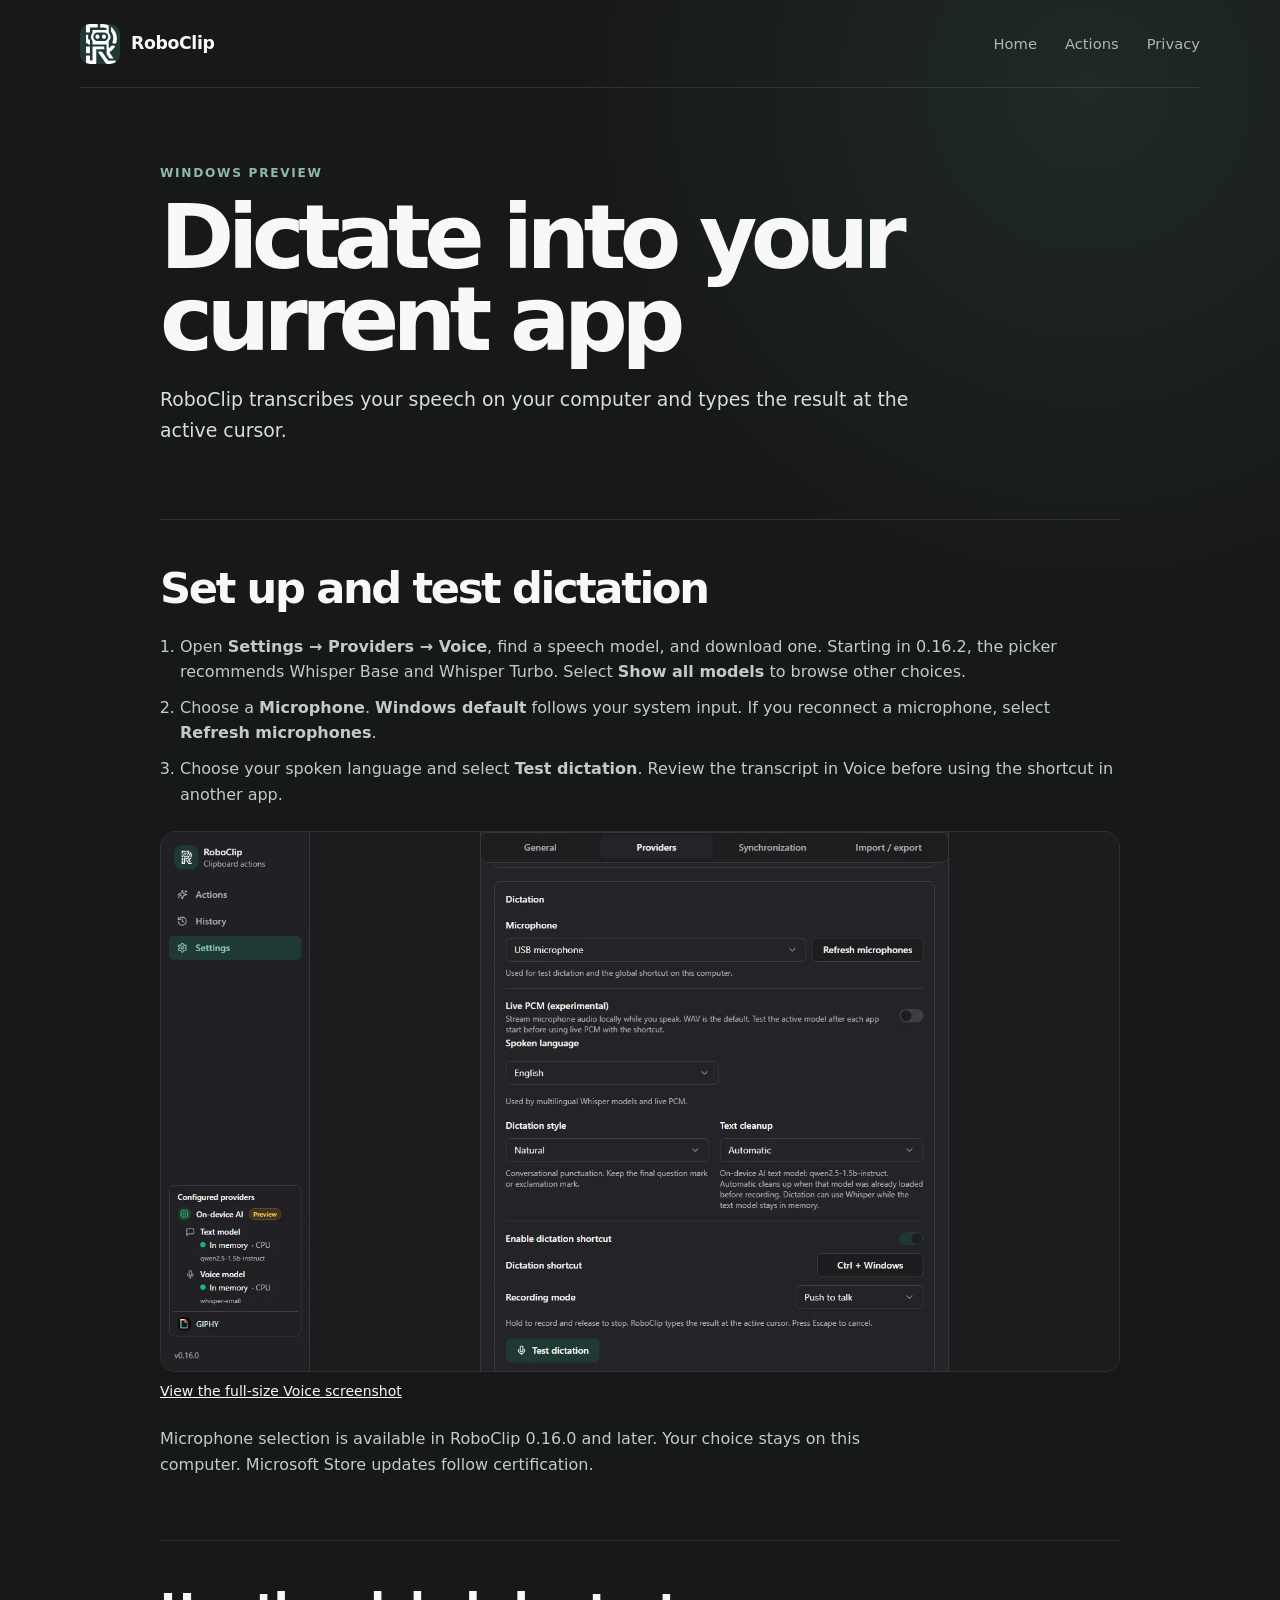
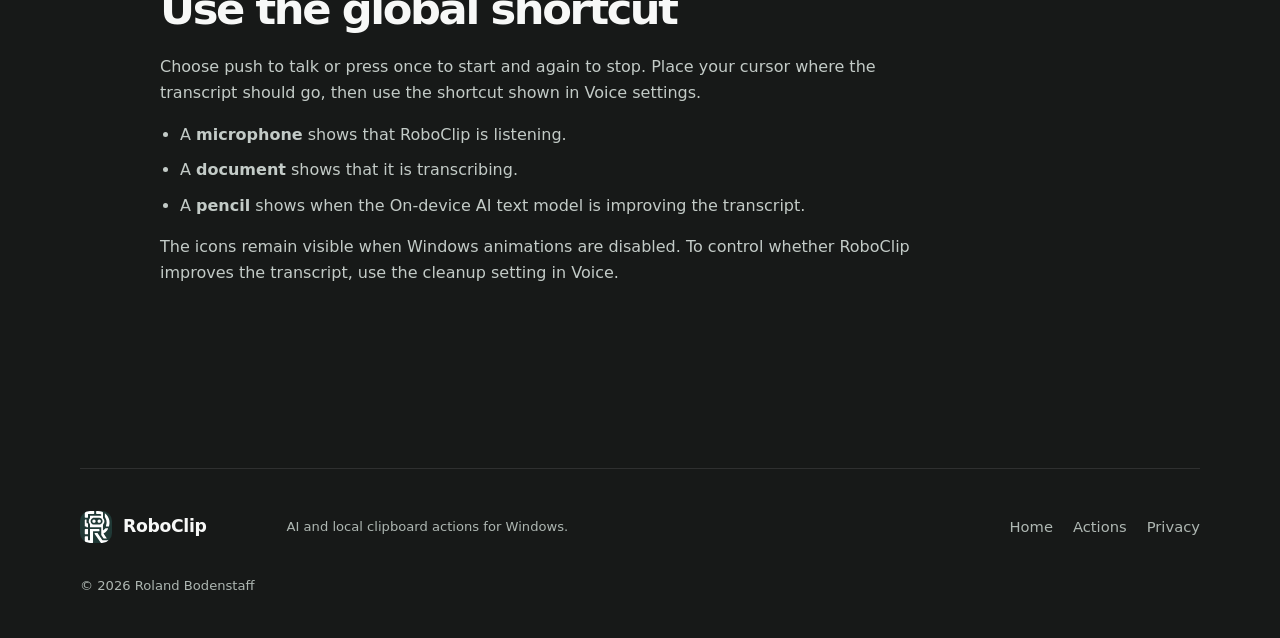
<file: voice.html>
<!doctype html>
<html lang="en">
  <head>
    <meta charset="utf-8" />
    <meta name="viewport" content="width=device-width, initial-scale=1" />
    <meta name="theme-color" content="#203936" />
    <meta name="description" content="Choose a microphone, test your speech model, and dictate into a text field with RoboClip for Windows." />
    <title>Voice dictation — RoboClip</title>
    <link rel="icon" href="icon.svg" type="image/svg+xml" />
    <link rel="stylesheet" href="styles.css" />
  </head>
  <body>
    <header class="site-header">
      <a class="brand" href="./" aria-label="RoboClip home">
        <img src="icon.svg" width="40" height="40" alt="" />
        <span>RoboClip</span>
      </a>
      <nav aria-label="Primary navigation">
        <a href="./">Home</a>
        <a href="actions.html">Actions</a>
        <a href="privacy.html">Privacy</a>
      </nav>
    </header>

    <main class="guide-main">
      <section class="guide-hero">
        <p class="eyebrow">Windows preview</p>
        <h1>Dictate into your current app</h1>
        <p class="guide-intro">RoboClip transcribes your speech on your computer and types the result at the active cursor.</p>
      </section>

      <section class="guide-section">
        <h2>Set up and test dictation</h2>
        <ol class="tip-list">
          <li>Open <strong>Settings → Providers → Voice</strong>, find a speech model, and download one. Starting in 0.16.2, the picker recommends Whisper Base and Whisper Turbo. Select <strong>Show all models</strong> to browse other choices.</li>
          <li>Choose a <strong>Microphone</strong>. <strong>Windows default</strong> follows your system input. If you reconnect a microphone, select <strong>Refresh microphones</strong>.</li>
          <li>Choose your spoken language and select <strong>Test dictation</strong>. Review the transcript in Voice before using the shortcut in another app.</li>
        </ol>
        <figure class="guide-screenshot">
          <img src="assets/voice.webp" width="1440" height="810" loading="lazy" alt="RoboClip Voice settings showing the microphone picker, language, and test dictation controls." />
          <figcaption><a href="assets/voice.webp">View the full-size Voice screenshot</a></figcaption>
        </figure>
        <p>Microphone selection is available in RoboClip 0.16.0 and later. Your choice stays on this computer. Microsoft Store updates follow certification.</p>
      </section>

      <section class="guide-section">
        <h2>Use the global shortcut</h2>
        <p>Choose push to talk or press once to start and again to stop. Place your cursor where the transcript should go, then use the shortcut shown in Voice settings.</p>
        <ul class="tip-list">
          <li>A <strong>microphone</strong> shows that RoboClip is listening.</li>
          <li>A <strong>document</strong> shows that it is transcribing.</li>
          <li>A <strong>pencil</strong> shows when the On-device AI text model is improving the transcript.</li>
        </ul>
        <p>The icons remain visible when Windows animations are disabled. To control whether RoboClip improves the transcript, use the cleanup setting in Voice.</p>
      </section>
    </main>

    <footer>
      <div class="brand footer-brand">
        <img src="icon.svg" width="32" height="32" alt="" />
        <span>RoboClip</span>
      </div>
      <p>AI and local clipboard actions for Windows.</p>
      <div class="footer-links">
        <a href="./">Home</a>
        <a href="actions.html">Actions</a>
        <a href="privacy.html">Privacy</a>
      </div>
      <p class="copyright">© 2026 Roland Bodenstaff</p>
    </footer>
  </body>
</html>
</file>
<file: styles.css>
:root {
  color-scheme: dark;
  --bg: #171918;
  --surface: #202321;
  --surface-raised: #292d2a;
  --green: #203936;
  --green-light: #8eb8af;
  --text: #f7f8f7;
  --muted: #aeb7b2;
  --line: rgba(255, 255, 255, 0.1);
  --max: 1120px;
}

* { box-sizing: border-box; }

html { scroll-behavior: smooth; }

body {
  margin: 0;
  background:
    radial-gradient(circle at 85% 4%, rgba(63, 106, 99, 0.2), transparent 32rem),
    var(--bg);
  color: var(--text);
  font-family: Inter, ui-sans-serif, system-ui, -apple-system, BlinkMacSystemFont, "Segoe UI", sans-serif;
  line-height: 1.6;
}

a { color: inherit; }

.site-header,
main,
footer {
  width: min(calc(100% - 40px), var(--max));
  margin-inline: auto;
}

.site-header {
  min-height: 88px;
  display: flex;
  align-items: center;
  justify-content: space-between;
  border-bottom: 1px solid var(--line);
}

.brand {
  display: inline-flex;
  align-items: center;
  gap: 11px;
  text-decoration: none;
  font-size: 1.08rem;
  font-weight: 700;
  letter-spacing: -0.02em;
}

.brand img { border-radius: 10px; }

nav { display: flex; gap: 28px; }

nav a,
.footer-links a {
  color: var(--muted);
  text-decoration: none;
  font-size: 0.92rem;
}

nav a:hover,
.footer-links a:hover,
.text-link:hover { color: var(--text); }

.hero {
  min-height: 680px;
  display: grid;
  grid-template-columns: 0.94fr 1.06fr;
  align-items: center;
  gap: 80px;
  padding: 88px 0 100px;
}

.eyebrow {
  margin: 0 0 14px;
  color: var(--green-light);
  font-size: 0.76rem;
  font-weight: 750;
  letter-spacing: 0.14em;
  text-transform: uppercase;
}

h1,
h2,
h3,
p { margin-top: 0; }

h1 {
  margin-bottom: 26px;
  font-size: clamp(3.7rem, 7.2vw, 6.6rem);
  line-height: 0.91;
  letter-spacing: -0.075em;
}

h1 span { color: var(--green-light); }

.hero-text {
  max-width: 590px;
  color: var(--muted);
  font-size: clamp(1.05rem, 2vw, 1.25rem);
}

.actions {
  display: flex;
  align-items: center;
  flex-wrap: wrap;
  gap: 24px;
  margin-top: 34px;
}

.store-button {
  display: inline-flex;
  align-items: center;
  gap: 12px;
  min-width: 218px;
  padding: 11px 18px;
  border: 1px solid rgba(255, 255, 255, 0.18);
  border-radius: 10px;
  background: rgba(255, 255, 255, 0.04);
  color: #d8dcda;
  font-weight: 650;
  line-height: 1.15;
  text-decoration: none;
  transition: border-color 160ms ease, background 160ms ease;
}

.store-button:hover { border-color: #416963; background: rgba(32, 57, 54, 0.72); }
.store-button svg { width: 27px; fill: currentColor; }
.store-button small { display: block; color: var(--muted); font-size: 0.66rem; font-weight: 500; }
.text-link { color: var(--green-light); text-decoration: none; font-weight: 650; }

.demo-card {
  position: relative;
  overflow: hidden;
  border: 1px solid rgba(255, 255, 255, 0.12);
  border-radius: 22px;
  background: rgba(32, 35, 33, 0.95);
  box-shadow: 0 36px 90px rgba(0, 0, 0, 0.34);
}

.demo-card::after {
  content: "";
  position: absolute;
  inset: auto -15% -45% 15%;
  height: 240px;
  background: rgba(63, 106, 99, 0.15);
  filter: blur(50px);
  pointer-events: none;
}

.demo-topbar {
  display: flex;
  align-items: center;
  justify-content: space-between;
  padding: 15px 18px;
  border-bottom: 1px solid var(--line);
  background: rgba(0, 0, 0, 0.14);
}

.demo-brand { display: flex; align-items: center; gap: 9px; font-size: 0.85rem; font-weight: 700; }
.shortcut { color: var(--muted); font-size: 0.68rem; letter-spacing: 0.06em; }
.demo-content { position: relative; z-index: 1; padding: 30px; }
.demo-label { margin-bottom: 7px; color: var(--muted); font-size: 0.69rem; font-weight: 700; letter-spacing: 0.08em; text-transform: uppercase; }
.clipboard-text { padding-bottom: 25px; border-bottom: 1px solid var(--line); color: #e3e6e4; }
.demo-action {
  display: flex;
  align-items: center;
  gap: 11px;
  margin: 18px 0;
  padding: 13px 14px;
  border: 1px solid rgba(142, 184, 175, 0.22);
  border-radius: 12px;
  background: rgba(255, 255, 255, 0.025);
}
.demo-action-icon { color: var(--green-light); font-size: 1.05rem; }
.demo-action strong { display: block; font-size: 0.82rem; }
.demo-action small { display: block; color: var(--muted); font-size: 0.67rem; }
.demo-key {
  display: grid;
  width: 27px;
  height: 27px;
  margin-left: auto;
  place-items: center;
  border: 1px solid var(--line);
  border-radius: 7px;
  color: var(--muted);
  font: 700 0.7rem ui-monospace, SFMono-Regular, Consolas, monospace;
}
.tone-picker { margin: -3px 0 18px; }
.tone-label { display: block; margin-bottom: 8px; color: var(--muted); font-size: 0.66rem; font-weight: 700; text-transform: uppercase; letter-spacing: 0.08em; }
.tone-options { display: flex; flex-wrap: wrap; gap: 7px; }
.tone-option { display: inline-flex; align-items: center; gap: 6px; padding: 6px 9px 6px 6px; border: 1px solid var(--line); border-radius: 8px; background: rgba(0, 0, 0, 0.08); color: var(--muted); font-size: 0.66rem; white-space: nowrap; }
.tone-option-active { border-color: rgba(142, 184, 175, 0.65); background: rgba(63, 106, 99, 0.34); color: #eef2f0; box-shadow: inset 0 0 0 1px rgba(142, 184, 175, 0.08); }
.tone-option kbd { display: grid; width: 19px; height: 19px; place-items: center; border: 1px solid rgba(255, 255, 255, 0.13); border-radius: 5px; background: rgba(255, 255, 255, 0.05); color: var(--green-light); font: 700 0.61rem ui-monospace, SFMono-Regular, Consolas, monospace; }
.tone-check { margin-left: 1px; color: var(--green-light); font-weight: 800; }
.result { padding: 20px; border: 1px solid rgba(142, 184, 175, 0.2); border-radius: 13px; background: rgba(32, 57, 54, 0.3); }
.result-text { margin-bottom: 16px; color: #eef2f0; }
.copied { color: var(--green-light); font-size: 0.72rem; font-weight: 700; }

.section { padding: 112px 0; border-top: 1px solid var(--line); }

h2 {
  max-width: 760px;
  margin-bottom: 48px;
  font-size: clamp(2.15rem, 4.7vw, 4rem);
  line-height: 1.06;
  letter-spacing: -0.055em;
  text-wrap: balance;
}

.workflow-title { max-width: 920px; }

.steps,
.feature-grid { display: grid; grid-template-columns: repeat(3, 1fr); gap: 18px; }

.steps article,
.feature-grid article {
  min-height: 230px;
  padding: 27px;
  border: 1px solid var(--line);
  border-radius: 16px;
  background: rgba(255, 255, 255, 0.025);
}

.step-number { display: block; margin-bottom: 44px; color: var(--green-light); font-size: 1.35rem; font-weight: 800; letter-spacing: -0.03em; }
h3 { margin-bottom: 8px; font-size: 1.13rem; }
.steps p,
.feature-grid p { margin-bottom: 0; color: var(--muted); font-size: 0.94rem; }

.feature-section {
  display: grid;
  grid-template-columns: 0.85fr 1.15fr;
  gap: 70px;
}

.feature-section h2 { font-size: clamp(2.1rem, 4vw, 3.5rem); }
.feature-grid { grid-template-columns: repeat(2, 1fr); }
.feature-grid article { min-height: 190px; }

.privacy-callout {
  display: flex;
  align-items: end;
  justify-content: space-between;
  gap: 50px;
  margin: 0 0 112px;
  padding: 48px;
  border: 1px solid rgba(142, 184, 175, 0.22);
  border-radius: 20px;
  background: linear-gradient(130deg, rgba(32, 57, 54, 0.75), rgba(32, 35, 33, 0.75));
}

.privacy-callout h2 { max-width: 780px; margin-bottom: 0; font-size: clamp(1.8rem, 4vw, 3.2rem); }
.button { flex: 0 0 auto; padding: 12px 18px; border-radius: 9px; background: #ecf3f1; color: #18201e; text-decoration: none; font-size: 0.87rem; font-weight: 750; }

footer {
  display: grid;
  grid-template-columns: auto 1fr auto;
  align-items: center;
  gap: 32px;
  padding: 42px 0;
  border-top: 1px solid var(--line);
  color: var(--muted);
  font-size: 0.82rem;
}

footer p { margin: 0; }
.footer-brand { color: var(--text); }
.footer-links { display: flex; gap: 20px; }
.copyright { text-align: right; }

.legal-main { max-width: 840px; padding: 76px 0 120px; }
.legal-main h1 { margin-bottom: 18px; font-size: clamp(3rem, 7vw, 5rem); }
.legal-meta { margin-bottom: 60px; color: var(--muted); }
.legal-intro { margin-bottom: 50px; color: #d9dedb; font-size: 1.15rem; }
.legal-main section { padding: 30px 0; border-top: 1px solid var(--line); }
.legal-main h2 { margin-bottom: 18px; font-size: 1.6rem; letter-spacing: -0.03em; }
.legal-main p,
.legal-main li { color: #c3cbc7; }
.legal-main li + li { margin-top: 8px; }
.legal-main a { color: var(--green-light); }

.guide-main { max-width: 960px; padding: 76px 0 120px; }
.guide-hero { max-width: 780px; margin-bottom: 74px; }
.guide-hero h1 { margin-bottom: 24px; font-size: clamp(3.1rem, 7vw, 5.6rem); }
.guide-intro { color: #d9dedb; font-size: 1.18rem; }
.guide-section { padding: 46px 0; border-top: 1px solid var(--line); }
.guide-section h2 { margin-bottom: 22px; font-size: clamp(1.8rem, 4vw, 2.7rem); }
.guide-section > p { max-width: 760px; color: #c3cbc7; }
.guide-screenshot { margin: 24px 0; }
.guide-screenshot img { display: block; width: 100%; height: auto; border: 1px solid var(--line); border-radius: 15px; }
.guide-screenshot figcaption { margin-top: 8px; font-size: 0.875rem; }
.guide-grid { display: grid; grid-template-columns: repeat(3, 1fr); gap: 16px; margin-top: 28px; }
.guide-card { padding: 24px; border: 1px solid var(--line); border-radius: 15px; background: rgba(255, 255, 255, 0.025); }
.guide-card .step-number { margin-bottom: 22px; }
.guide-card p { margin-bottom: 0; color: var(--muted); font-size: 0.92rem; }
.action-types { display: grid; grid-template-columns: 1fr 1fr; gap: 18px; margin-top: 28px; }
.action-type { padding: 28px; border: 1px solid var(--line); border-radius: 16px; background: rgba(255, 255, 255, 0.025); }
.action-type p { color: var(--muted); }
.action-type p:last-child { margin-bottom: 0; }
.action-example { margin-top: 26px; padding: 24px; border: 1px solid rgba(142, 184, 175, 0.22); border-radius: 16px; background: rgba(32, 57, 54, 0.32); }
.action-example pre { overflow-x: auto; margin: 0; color: #e8efed; font: 0.88rem/1.7 ui-monospace, SFMono-Regular, Consolas, monospace; white-space: pre-wrap; }
.tip-list { padding-left: 1.25rem; color: #c3cbc7; }
.tip-list li + li { margin-top: 10px; }
.guide-cta { display: flex; align-items: center; justify-content: space-between; gap: 30px; margin-top: 26px; padding: 28px; border: 1px solid rgba(142, 184, 175, 0.22); border-radius: 16px; background: linear-gradient(130deg, rgba(32, 57, 54, 0.72), rgba(32, 35, 33, 0.72)); }
.guide-cta p { margin: 0; color: #d9dedb; }

@media (max-width: 850px) {
  .hero { grid-template-columns: 1fr; gap: 60px; padding-top: 70px; }
  .feature-section { grid-template-columns: 1fr; gap: 20px; }
  .steps { grid-template-columns: 1fr; }
  .steps article { min-height: 0; }
  .step-number { margin-bottom: 32px; }
  .privacy-callout { align-items: flex-start; flex-direction: column; }
  .guide-grid { grid-template-columns: 1fr; }
  .action-types { grid-template-columns: 1fr; }
  footer { grid-template-columns: 1fr; gap: 15px; }
  .copyright { text-align: left; }
}

@media (max-width: 560px) {
  .site-header, main, footer { width: min(calc(100% - 28px), var(--max)); }
  .site-header { min-height: 72px; }
  nav { gap: 16px; }
  nav { gap: 14px; }
  nav .nav-secondary { display: none; }
  .hero { min-height: auto; padding: 62px 0 80px; }
  h1 { font-size: 3.7rem; }
  .demo-content { padding: 22px; }
  .section { padding: 82px 0; }
  .feature-grid { grid-template-columns: 1fr; }
  .feature-grid article { min-height: 0; }
  .privacy-callout { margin-bottom: 82px; padding: 30px; }
  .guide-main { padding-top: 58px; }
  .guide-cta { align-items: flex-start; flex-direction: column; }
}

@media (prefers-reduced-motion: reduce) {
  html { scroll-behavior: auto; }
}
</file>
